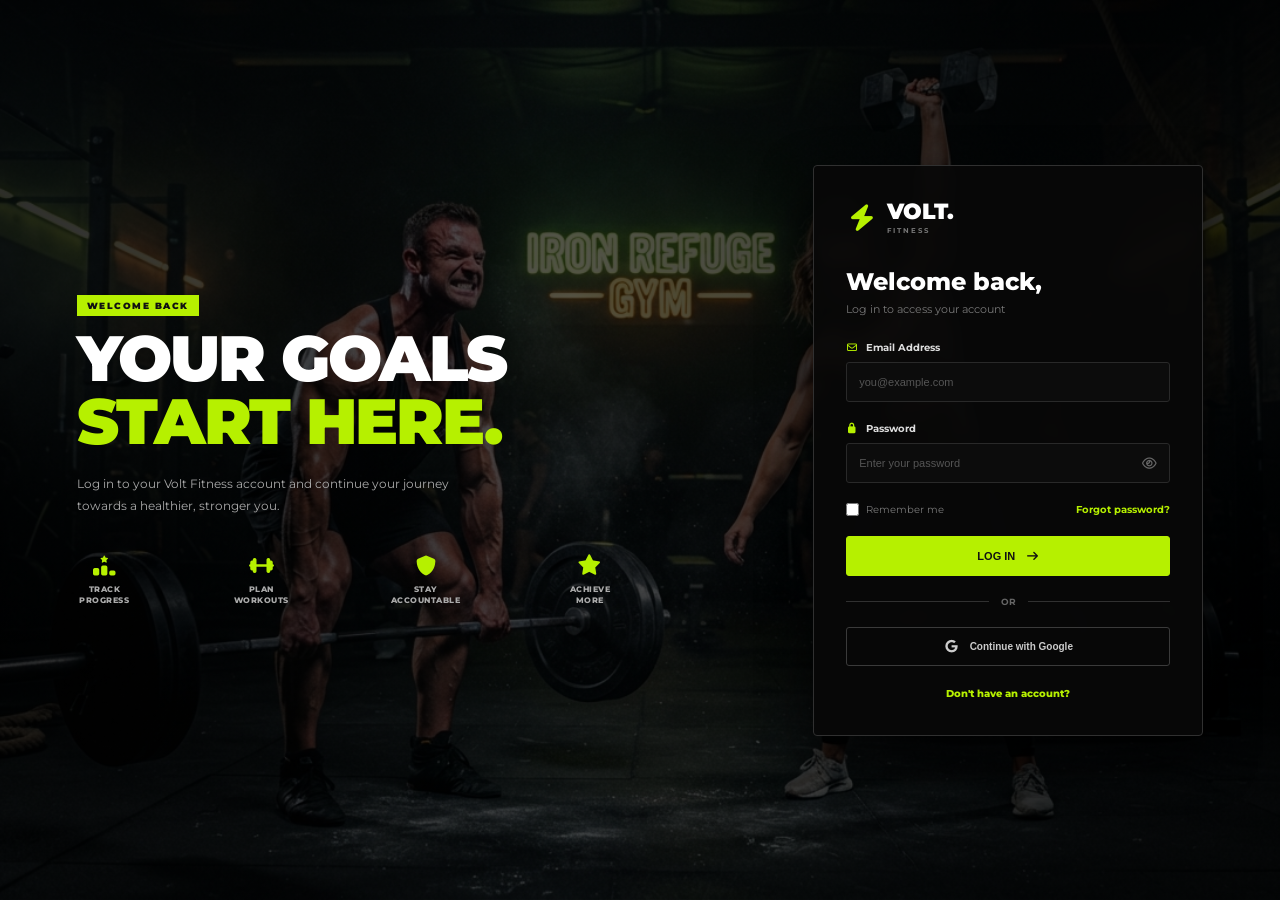
<file: athlete-dashboard.html>
<!DOCTYPE html>
<html lang="en">

<head>
    <meta charset="UTF-8">
    <meta name="viewport" content="width=device-width, initial-scale=1.0">

    <title>ATHLETE DASHBOARD — VOLT FITNESS</title>

    <link rel="stylesheet" href="athlete-dashboard.css">

    <link rel="preconnect" href="https://fonts.googleapis.com">
    <link rel="preconnect" href="https://fonts.gstatic.com" crossorigin>
    <link href="https://fonts.googleapis.com/css2?family=Montserrat:wght@400;500;600;700;800;900&display=swap" rel="stylesheet">

    <link rel="stylesheet" href="fontawesome-free-7.3.1-web/fontawesome-free-7.3.1-web/css/all.min.css">
</head>

<body>

    <div class="ad-shell">

        <!-- ================= TOPBAR ================= -->

        <header class="ad-topbar">

            <a href="./index.html" class="ad-brand">
                <i class="fa-solid fa-bolt"></i>
                <div>
                    <h2>VOLT.</h2>
                    <span>ATHLETE PORTAL</span>
                </div>
            </a>

            <div class="ad-topbar-user">
                <div class="ad-avatar" id="adAvatar">A</div>
                <div>
                    <strong id="adName">Athlete</strong>
                    <span id="adEmail">athlete@voltfitness.com</span>
                </div>
                <button class="ad-logout" id="adLogoutBtn" title="Logout">
                    <i class="fa-solid fa-right-from-bracket"></i>
                </button>
            </div>

        </header>


        <main class="ad-main">

            <div class="ad-welcome">
                <span class="ad-eyebrow">
                    <i class="fa-solid fa-bolt"></i>
                    PERFORMANCE HUB
                </span>
                <h1>Welcome back, <span id="adFirstName">Athlete</span></h1>
                <p>Here's where your training, membership, and progress live.</p>
            </div>


            <div class="ad-grid">

                <!-- ================= MEMBERSHIP CARD ================= -->

                <section class="ad-card ad-membership-card" id="membershipCard">

                    <span class="ad-card-label">MY MEMBERSHIP</span>

                    <div id="membershipContent" class="ad-loading">
                        Loading membership…
                    </div>

                </section>


                <!-- ================= PROFILE CARD ================= -->

                <section class="ad-card">

                    <section class="ad-card">

    <span class="ad-card-label">MY PROFILE</span>

    <div class="ad-profile-row">
        <i class="fa-regular fa-user"></i>
        <div>
            <strong>Name</strong>
            <span id="profileName">—</span>
        </div>
    </div>

                    <span class="ad-card-label">MY PROFILE</span>

                    <div class="ad-profile-row">
                        <i class="fa-regular fa-user"></i>
                        <div>
                            <strong>Name</strong>
                            <span id="profileName">—</span>
                        </div>
                    </div>

                    <div class="ad-profile-row">
                        <i class="fa-regular fa-envelope"></i>
                        <div>
                            <strong>Email</strong>
                            <span id="profileEmail">—</span>
                        </div>
                    </div>

                    <div class="ad-profile-row">
                        <i class="fa-regular fa-calendar"></i>
                        <div>
                            <strong>Athlete since</strong>
                            <span id="profileJoined">—</span>
                        </div>
                    </div>

                        <div class="ad-profile-row">
        <i class="fa-solid fa-phone"></i>
        <div>
            <strong>Phone</strong>
            <span id="profilePhone">—</span>
            <button type="button" id="editPhoneBtn" class="ad-mini-btn">Edit</button>
        </div>
    </div>

                </section>

            </div>


            <!-- ================= BOOKINGS / PROGRESS ================= -->

            <section class="ad-bookings">

                <div class="ad-section-head">
                    <span class="ad-card-label">MY SESSIONS &amp; PROGRESS</span>
                </div>

                <div class="ad-table-wrap">
                    <table class="ad-table">
                        <thead>
                            <tr>
                                <th>Program</th>
                                <th>Date</th>
                                <th>Status</th>
                                <th>Notes</th>
                            </tr>
                        </thead>
                        <tbody id="bookingsTableBody">
                            <tr><td colspan="4" class="ad-loading-row">Loading sessions…</td></tr>
                        </tbody>
                    </table>
                </div>

            </section>

        </main>

    </div>

    <script src="athlete-dashboard.js"></script>

</body>

</html>
</file>
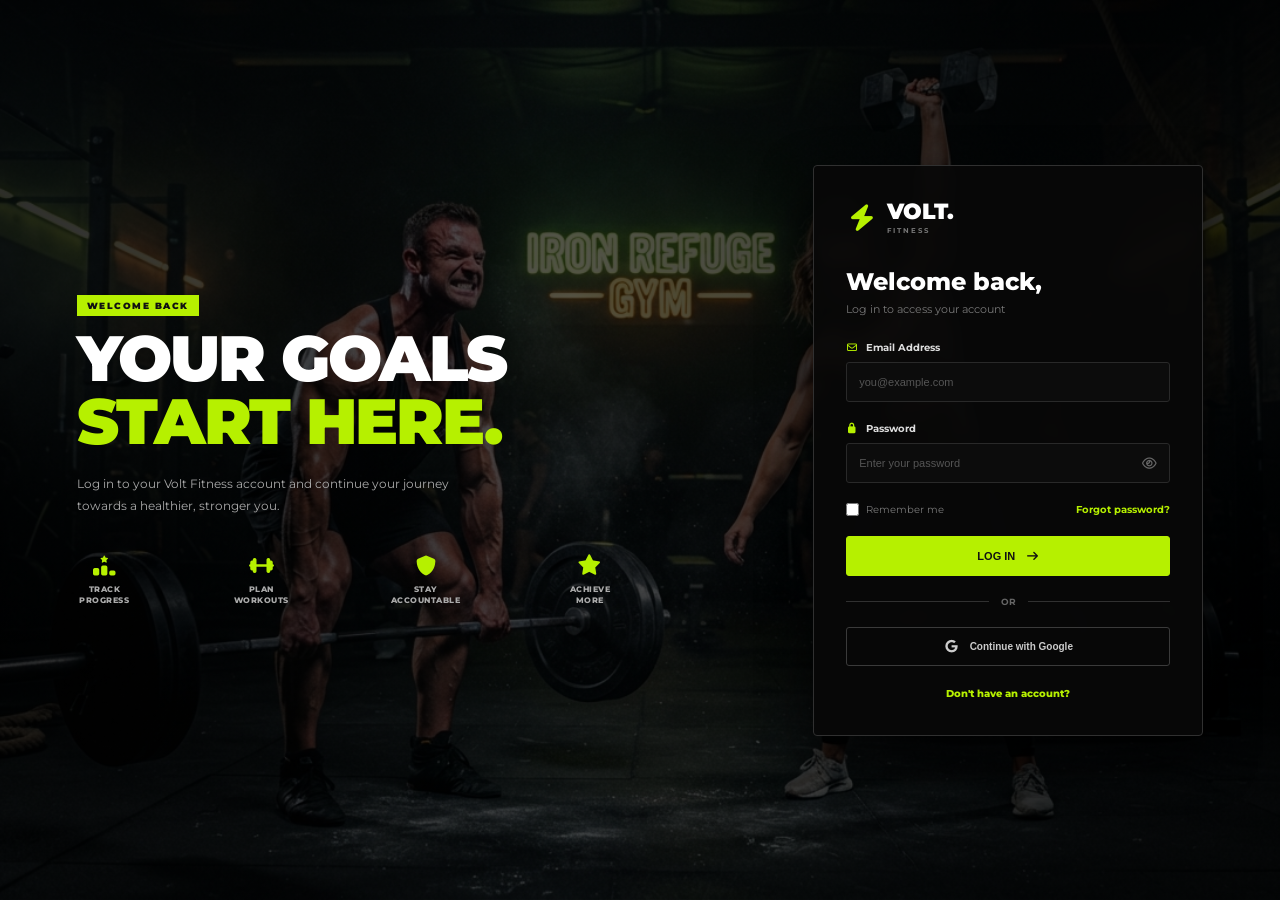
<file: login.html>
<!DOCTYPE html>
<html lang="en">
<head>
    <meta charset="UTF-8">
    <meta name="viewport" content="width=device-width, initial-scale=1.0">
    <title>VOLT LOGIN</title>

    <link rel="stylesheet" href="style.css">

    <!-- Google Font -->
    <link rel="preconnect" href="https://fonts.googleapis.com">
    <link rel="preconnect" href="https://fonts.gstatic.com" crossorigin>

    <link href="https://fonts.googleapis.com/css2?family=Montserrat:wght@400;500;600;700;800;900&display=swap"
        rel="stylesheet">

    <!-- Font Awesome -->
    <link rel="stylesheet"
        href="fontawesome-free-7.3.1-web/fontawesome-free-7.3.1-web/css/all.min.css">

        <!-- google-->
        <script src="https://accounts.google.com/gsi/client" async defer></script>
</head>
<body>
   <!-- ====== LOGIN PAGE ========== -->

<section class="header" id="HOME">

    <!-- Background Image -->
    <img
        class="hero-bg"
        src="img/cinematic_dynamic_high_resolution_gym_photo_athletic_muscular_man_and_woman.png"
        alt="VOLT Fitness"
    >

    <!-- Dark Overlay -->
    <div class="layer">

        <!-- =======  MAIN CONTENT ========== -->

        <div class="login-content">

            <!-- ======  LEFT SIDE ========= -->

            <div class="hero-left">

                <!-- SMALL TITLE -->

                <div class="welcome-label">

                    WELCOME BACK

                </div>

                <!-- MAIN TITLE -->

                <h1>

                    YOUR GOALS

                    <span>START HERE.</span>

                </h1>

                <!-- DESCRIPTION -->

                <p class="hero-description">

                    Log in to your Volt Fitness account and
                    continue your journey towards a healthier,
                    stronger you.

                </p>

                <!-- =======  ICON FEATURES =========== -->

                <div class="list-icons">

                    <!-- TRACK -->

                    <div class="login-icon-box">

                        <i class="fa-solid fa-ranking-star"></i>

                        <span>
                            TRACK<br>
                            PROGRESS
                        </span>

                    </div>

                    <!-- PLAN -->

                    <div class="login-icon-box">

                        <i class="fa-solid fa-dumbbell"></i>

                        <span>
                            PLAN<br>
                            WORKOUTS
                        </span>

                    </div>

                    <!-- ACCOUNTABLE -->

                    <div class="login-icon-box">

                        <i class="fa-solid fa-shield"></i>

                        <span>
                            STAY<br>
                            ACCOUNTABLE
                        </span>

                    </div>

                    <!-- ACHIEVE -->

                    <div class="login-icon-box">

                        <i class="fa-solid fa-star"></i>

                        <span>
                            ACHIEVE<br>
                            MORE
                        </span>

                    </div>

                </div>

            </div>

            <!-- ========= RIGHT SIDE - LOGIN CARD ============ -->

            <div class="card-login">

                <!-- LOGIN LOGO -->

                <div class="login-logo">

                    <i class="fa-solid fa-bolt"></i>

                    <div>

                        <h2>VOLT.</h2>

                        <span>FITNESS</span>

                    </div>

                </div>

                <!-- LOGIN TITLE -->

                <div class="login-heading">

                    <h3>Welcome back,</h3>

                    <p>
                        Log in to access your account
                    </p>

                </div>

                <!-- ========= LOGIN FORM =========== -->

                <form class="login-form" id="loginForm">

                    <!-- EMAIL -->

                    <div class="input-group">

                        <label for="email">

                            <i class="fa-regular fa-envelope"></i>

                            Email Address

                        </label>

                        <input
                            type="email"
                            id="email"
                            name="email"
                            placeholder="you@example.com"
                            required
                        >

                    </div>

                    <!-- PASSWORD -->

                    <div class="input-group">

                        <label for="password">

                            <i class="fa-solid fa-lock"></i>

                            Password

                        </label>

                        <div class="password-box">

                            <input
                                type="password"
                                id="password"
                                name="password"
                                placeholder="Enter your password"
                                required
                            >

                            <i
                                class="fa-regular fa-eye password-eye"
                                id="togglePassword"
                            ></i>

                        </div>

                    </div>

                    <!-- =======  REMEMBER / FORGOT ========== -->

                    <div class="login-options">

                        <label class="remember">

                            <input
                                type="checkbox"
                                name="remember">

                            <span>
                                Remember me
                            </span>

                        </label>

                        <a href="#">
                            Forgot password?
                        </a>

                    </div>

                    <!-- =========  LOGIN BUTTON ============ -->

                    <div class="card-footer-login">

                        <button type="submit">

                            LOG IN

                            <i class="fa-solid fa-arrow-right"></i>

                        </button>

                    </div>

                    <!-- ============== OR ================= -->

                    <div class="login-or">

                        <span></span>

                        <p>OR</p>

                        <span></span>

                    </div>

                    <!-- ============ GOOGLE BUTTON ============= -->

                    <button
                        type="button"
                        class="google-login">

                        <i class="fa-brands fa-google"></i>

                        Continue with Google

                    </button>

                    <!-- ========== SIGN UP ============= -->

                    <div class="signup-link">

                        <span>
                            <a href="signup.html">
                            Don't have an account?
                            </a>
                        </span>

                    </div>

                </form>

            </div>

        </div>

    </div>

</section>
<script src="main.js"></script>
</body>
</html>
</file>
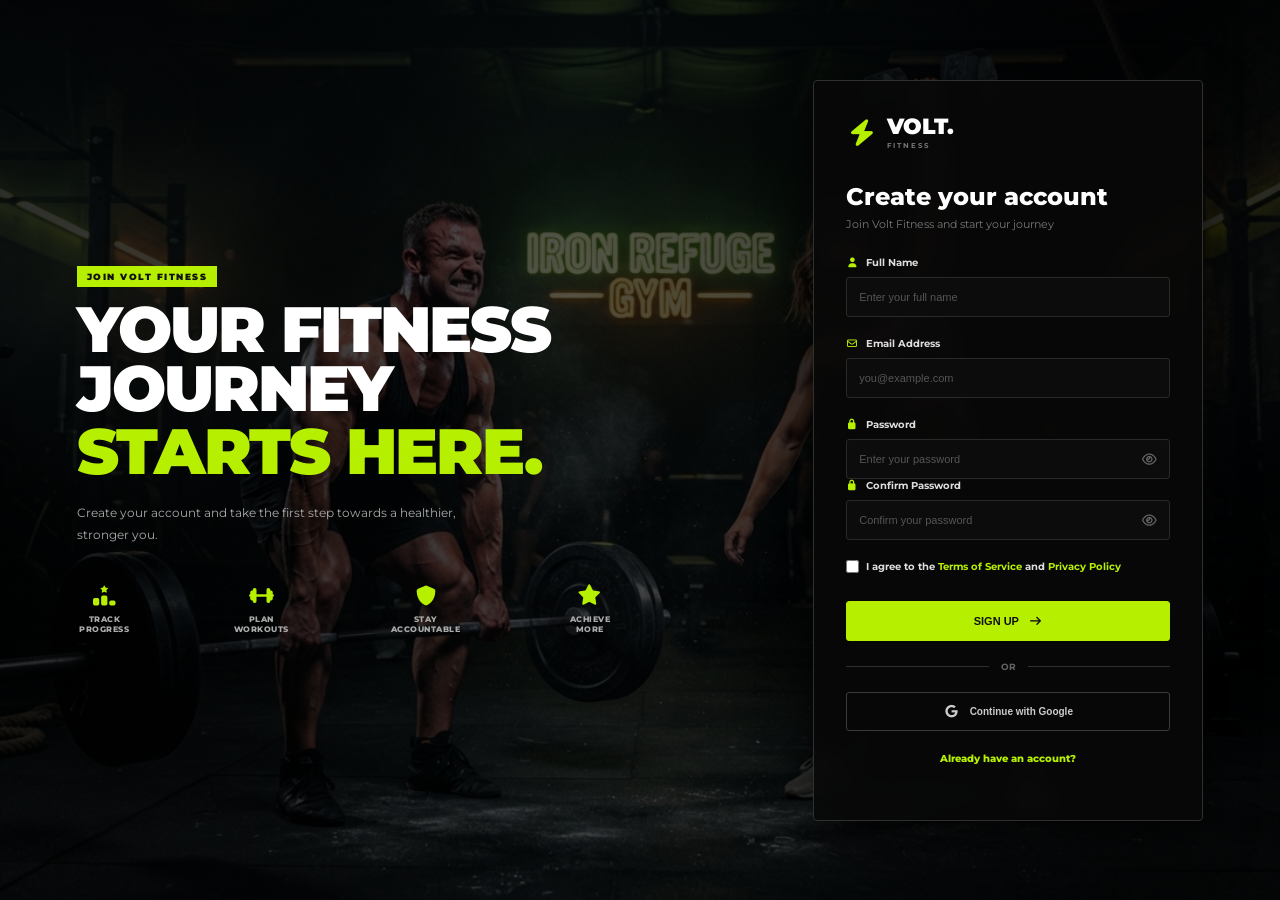
<file: signup.html>
<!DOCTYPE html>
<html lang="en">
<head>
    <meta charset="UTF-8">
    <meta name="viewport" content="width=device-width, initial-scale=1.0">
    <title>VOLT LOGIN</title>

    <link rel="stylesheet" href="style.css">

    <!-- Google Font -->
    <link rel="preconnect" href="https://fonts.googleapis.com">
    <link rel="preconnect" href="https://fonts.gstatic.com" crossorigin>

    <link href="https://fonts.googleapis.com/css2?family=Montserrat:wght@400;500;600;700;800;900&display=swap"
        rel="stylesheet">

    <!-- Font Awesome -->
    <link rel="stylesheet"
        href="fontawesome-free-7.3.1-web/fontawesome-free-7.3.1-web/css/all.min.css">

         <!-- google-->
        <script src="https://accounts.google.com/gsi/client" async defer></script>
</head>
<body>
   <!-- ====== SIGNUP PAGE ========== -->

<section class="header" id="HOME">

    <!-- Background Image -->
    <img
        class="hero-bg"
        src="img/cinematic_dynamic_high_resolution_gym_photo_athletic_muscular_man_and_woman.png"
        alt="VOLT Fitness"
    >

    <!-- Dark Overlay -->
    <div class="layer">

        <!-- =======  MAIN CONTENT ========== -->

        <div class="signup-content">

            <!-- ======  LEFT SIDE ========= -->

            <div class="hero-left">

                <!-- SMALL TITLE -->

                <div class="join-label">

                    JOIN VOLT FITNESS

                </div>

                <!-- MAIN TITLE -->

                <h1>

                    YOUR FITNESS
                    JOURNEY

                    <span>STARTS HERE.</span>

                </h1>

                <!-- DESCRIPTION -->

                <p class="hero-description">

                    Create your account and take the first step
                    towards a healthier, stronger you.

                </p>

                <!-- =======  ICON FEATURES =========== -->

                <div class="list-icons">

                    <!-- TRACK -->

                    <div class="signup-icon-box">

                        <i class="fa-solid fa-ranking-star"></i>

                        <span>
                            TRACK<br>
                            PROGRESS
                        </span>

                    </div>

                    <!-- PLAN -->

                    <div class="login-icon-box">

                        <i class="fa-solid fa-dumbbell"></i>

                        <span>
                            PLAN<br>
                            WORKOUTS
                        </span>

                    </div>

                    <!-- ACCOUNTABLE -->

                    <div class="login-icon-box">

                        <i class="fa-solid fa-shield"></i>

                        <span>
                            STAY<br>
                            ACCOUNTABLE
                        </span>

                    </div>

                    <!-- ACHIEVE -->

                    <div class="login-icon-box">

                        <i class="fa-solid fa-star"></i>

                        <span>
                            ACHIEVE<br>
                            MORE
                        </span>

                    </div>

                </div>

            </div>

            <!-- ========= RIGHT SIDE - SIGNUP CARD ============ -->

            <div class="card-signup">

                <!-- SIGNUP LOGO -->

                <div class="signup-logo">

                    <i class="fa-solid fa-bolt"></i>

                    <div>

                        <h2>VOLT.</h2>

                        <span>FITNESS</span>

                    </div>

                </div>

                <!-- SIGNUP TITLE -->

                <div class="signup-heading">

                    <h3>Create your account</h3>

                    <p>
                    Join Volt Fitness and start your journey
                    </p>

                </div>

                <!-- ========= SIGNUP FORM =========== -->

                <form class="signup-form" id="signupForm">

                    <!-- FULL NAME -->

                    <div class="input-group">

                        <div class="user">
                        <label for="name">

                            <i class="fa-solid fa-user"></i>

                            Full Name

                        </label>

                        <input
                            type="text"
                            id="name"
                            name="name"
                            placeholder="Enter your full name"
                            required
                        >
                        </div>
                    </div>


                    <!-- EMAIL -->

                    <div class="input-group">

                        <label for="email">

                            <i class="fa-regular fa-envelope"></i>

                            Email Address

                        </label>

                        <input
                            type="email"
                            id="email"
                            name="email"
                            placeholder="you@example.com"
                            required
                        >

                    </div>

                    <!-- PASSWORD -->

                    <div class="input-group">

                        <label for="password">

                            <i class="fa-solid fa-lock"></i>

                            Password

                        </label>

                        <div class="password-box">

                            <input
                                type="password"
                                id="password"
                                name="password"
                                placeholder="Enter your password"
                                required
                            >

                            <i
                                class="fa-regular fa-eye password-eye"

                            ></i>

                        </div>

                        <!--  CONFIRM PASSWORD -->

                    <div class="input-group">

                        <label for="password">

                            <i class="fa-solid fa-lock"></i>

                            Confirm Password

                        </label>

                        <div class="password-box">

                            <input
                                type="password"
                                id="confirm_password"
                                name="confirm_password"
                                placeholder="Confirm your password"
                                required
                            >

                            <i
                                class="fa-regular fa-eye password-eye"
                            ></i>

                        </div>

                    </div>

                    <!-- =======  AGREE ========== -->

                    <div class="login-options">

                        <label class="agree">

                            <input
                                type="checkbox"
                                name="agree">

                            <span>
                                I agree to the <a>Terms of Service</a> and <a>Privacy Policy</a>  
                            </span>

                        </label>

                    </div>

                    <!-- =========  SIGNUP BUTTON ============ -->

                    <div class="card-footer-signup">

                        <button type="submit">

                             SIGN UP 

                            <i class="fa-solid fa-arrow-right"></i>

                        </button>

                    </div>

                    <!-- ============== OR ================= -->

                    <div class="signup-or">

                        <span></span>

                        <p>OR</p>

                        <span></span>

                    </div>

                    <!-- ============ GOOGLE BUTTON ============= -->

                    <button
                        type="button"
                        class="google-signup">

                        <i class="fa-brands fa-google"></i>

                        Continue with Google

                    </button>

                    <!-- ========== LOGIN UP ============= -->

                    <div class="signup-link">

                        <span><a href="login.html">
                            Already have an account?
                            </a>
                        </span>

                    </div>

                </form>

            </div>

        </div>

    </div>

</section>
<script src="main.js"></script>
</body>
</html>
</file>
<file: athlete-dashboard.css>
* {
    margin: 0;
    padding: 0;
    box-sizing: border-box;
}

body {
    font-family: 'Montserrat', sans-serif;
    background: #101010;
    color: #f5f5f5;
}

.ad-shell {
    max-width: 1100px;
    margin: 0 auto;
    padding: 0 5%;
}

/* ================= TOPBAR ================= */

.ad-topbar {
    display: flex;
    align-items: center;
    justify-content: space-between;
    padding: 26px 0;
    border-bottom: 1px solid #232323;
    margin-bottom: 40px;
}

.ad-brand {
    display: flex;
    align-items: center;
    gap: 10px;
    text-decoration: none;
    color: inherit;
}

.ad-brand i {
    color: #b6f000;
    font-size: 22px;
}

.ad-brand h2 {
    font-size: 20px;
    font-weight: 900;
}

.ad-brand span {
    display: block;
    color: #666;
    font-size: 8px;
    letter-spacing: 2px;
    margin-top: 2px;
}

.ad-topbar-user {
    display: flex;
    align-items: center;
    gap: 12px;
}

.ad-avatar {
    width: 42px;
    height: 42px;
    border-radius: 50%;
    background: #fff;
    color: #111;
    display: flex;
    align-items: center;
    justify-content: center;
    font-weight: 900;
    flex-shrink: 0;
}

.ad-topbar-user strong {
    display: block;
    font-size: 13px;
}

.ad-topbar-user span {
    display: block;
    color: #777;
    font-size: 10px;
    margin-top: 2px;
}

.ad-logout {
    width: 38px;
    height: 38px;
    border-radius: 50%;
    border: 1px solid #333;
    background: #171717;
    color: #ff7070;
    cursor: pointer;
    margin-left: 8px;
    transition: 0.2s ease;
}

.ad-logout:hover {
    background: rgba(255, 92, 92, 0.12);
    border-color: #ff5c5c;
}

/* ================= WELCOME ================= */

.ad-welcome {
    margin-bottom: 34px;
}

.ad-eyebrow {
    display: inline-flex;
    align-items: center;
    gap: 8px;
    color: #b6f000;
    font-size: 11px;
    font-weight: 700;
    text-transform: uppercase;
    letter-spacing: 1px;
}

.ad-welcome h1 {
    margin: 10px 0 8px;
    font-size: 32px;
    font-weight: 900;
    text-transform: uppercase;
    letter-spacing: -1px;
}

.ad-welcome h1 span {
    color: #b6f000;
}

.ad-welcome p {
    color: #888;
    font-size: 13px;
}

/* ================= GRID ================= */

.ad-grid {
    display: grid;
    grid-template-columns: 1.3fr 1fr;
    gap: 18px;
    margin-bottom: 34px;
}

.ad-card {
    background: #171717;
    border: 1px solid #292929;
    border-radius: 10px;
    padding: 26px;
}

.ad-card-label {
    display: block;
    color: #b6f000;
    font-size: 10px;
    font-weight: 800;
    letter-spacing: 1.5px;
    text-transform: uppercase;
    margin-bottom: 18px;
}

/* Membership card */

.ad-membership-card {
    background: linear-gradient(155deg, #171717 0%, #1c1f10 100%);
    border-color: rgba(182, 240, 0, 0.25);
}

.ad-loading {
    color: #777;
    font-size: 12px;
}

.ad-plan-name {
    font-size: 24px;
    font-weight: 900;
    text-transform: uppercase;
    margin-bottom: 6px;
}

.ad-plan-price {
    color: #b6f000;
    font-size: 15px;
    font-weight: 800;
    margin-bottom: 18px;
}

.ad-plan-meta {
    display: flex;
    gap: 24px;
    flex-wrap: wrap;
}

.ad-plan-meta div {
    display: flex;
    flex-direction: column;
    gap: 4px;
}

.ad-plan-meta span:first-child {
    color: #666;
    font-size: 9px;
    text-transform: uppercase;
    letter-spacing: 0.5px;
}

.ad-plan-meta span:last-child {
    font-size: 13px;
    font-weight: 700;
}

.ad-no-membership {
    color: #888;
    font-size: 13px;
    line-height: 1.7;
}

.ad-no-membership a {
    color: #b6f000;
    font-weight: 700;
}

/* Profile card */

.ad-profile-row {
    display: flex;
    align-items: flex-start;
    gap: 14px;
    margin-bottom: 18px;
}

.ad-profile-row:last-child {
    margin-bottom: 0;
}

.ad-profile-row i {
    width: 34px;
    height: 34px;
    flex-shrink: 0;
    display: flex;
    align-items: center;
    justify-content: center;
    border-radius: 8px;
    background: rgba(182, 240, 0, 0.1);
    color: #b6f000;
    font-size: 13px;
}

.ad-profile-row strong {
    display: block;
    color: #888;
    font-size: 9px;
    text-transform: uppercase;
    letter-spacing: 0.5px;
    margin-bottom: 3px;
}

.ad-profile-row span {
    font-size: 13px;
}

/* ================= BOOKINGS ================= */

.ad-bookings {
    margin-bottom: 60px;
}

.ad-section-head {
    margin-bottom: 16px;
}

.ad-table-wrap {
    background: #171717;
    border: 1px solid #292929;
    border-radius: 10px;
    overflow: hidden;
}

.ad-table {
    width: 100%;
    border-collapse: collapse;
}

.ad-table th {
    text-align: left;
    padding: 14px 18px;
    background: #1d1d1d;
    color: #888;
    font-size: 10px;
    font-weight: 800;
    text-transform: uppercase;
    letter-spacing: 0.5px;
    border-bottom: 1px solid #292929;
}

.ad-table td {
    padding: 14px 18px;
    border-bottom: 1px solid #232323;
    font-size: 12px;
    color: #ddd;
}

.ad-table tr:last-child td {
    border-bottom: none;
}

.ad-loading-row {
    text-align: center;
    color: #666;
    padding: 30px !important;
}

.ad-status-badge {
    display: inline-block;
    padding: 4px 10px;
    border-radius: 20px;
    font-size: 9px;
    font-weight: 800;
    text-transform: uppercase;
}

.ad-status-badge.upcoming { background: rgba(182,240,0,.15); color: #b6f000; }
.ad-status-badge.completed { background: rgba(255,255,255,.08); color: #ccc; }
.ad-status-badge.cancelled { background: rgba(255,92,92,.12); color: #ff7070; }

/* ================= RESPONSIVE ================= */

@media (max-width: 800px) {

    .ad-grid {
        grid-template-columns: 1fr;
    }
}

@media (max-width: 600px) {

    .ad-topbar {
        flex-wrap: wrap;
        gap: 14px;
    }

    .ad-welcome h1 {
        font-size: 25px;
    }

    .ad-table-wrap {
        overflow-x: auto;
    }

    .ad-table {
        min-width: 480px;
    }
}
</file>
<file: style.css>
/* ================= GENERAL ================= */

html {
    scroll-behavior: smooth;
}

* {
    margin: 0;
    padding: 0;
    box-sizing: border-box;
}

body {
    font-family: 'Montserrat', sans-serif;
    background-color: #101010;
    color: #f5f5f5;
}

/* ================= HERO ================= */

.header {
    width: 100%;
    height: 100vh;
    min-height: 700px;
    position: relative;
    overflow: hidden;
}

.header > img {
    width: 100%;
    height: 100%;
    object-fit: cover;
    object-position: center;
}


/* ================= DARK OVERLAY ================= */

.layer {
    width: 100%;
    height: 100%;
    position: absolute;
    top: 0;
    left: 0;
    background:
        linear-gradient(
            90deg,
            rgba(8, 8, 8, 0.94) 0%,
            rgba(8, 8, 8, 0.75) 45%,
            rgba(8, 8, 8, 0.55) 100%
        );
    color: white;
}


/* ================= NAVBAR ================= */

nav {
    position: absolute;

    top: 0;
    left: 4%;

    width: 92%;
    height: 80px;

    display: flex;
    align-items: center;
    justify-content: space-between;

    border-bottom: 1px solid rgba(255, 255, 255, 0.12);

    z-index: 20;
}


/* ================= LOGO ================= */

.logo {
    min-width: 150px;

    display: flex;
    align-items: center;

    gap: 7px;
}

.logo > i {
    color: #B6F000;
    font-size: 20px;
}

.logo h2 {
    color: white;

    font-size: 23px;
    font-weight: 900;

    letter-spacing: 1px;
}

.logo span {
    display: block;

    color: #888;

    font-size: 8px;

    letter-spacing: 3px;
}


/* ================= NAV LINKS ================= */

.nav-links {
    list-style: none;

    display: flex;
    align-items: center;

    gap: 27px;
}

.nav-links li a {
    position: relative;

    color: #bdbdbd;

    text-decoration: none;

    font-size: 11px;
    font-weight: 700;

    transition: 0.3s;
}

.nav-links li a:hover {
    color: #B6F000;
}

/* ================= NAV ICONS ================= */

.nav-icons {
    display: flex;
    align-items: center;

    gap: 8px;
}

.icon-box {
    width: 35px;
    height: 35px;

    display: flex;
    align-items: center;
    justify-content: center;

    border: 1px solid #3b3b3b;
    border-radius: 5px;

    color: #ddd;

    cursor: pointer;

    transition: 0.3s;
}

.icon-box:hover {
    color: #B6F000;
    border-color: #B6F000;
}

.icon-box i {
    font-size: 13px;
}

.icon-box a{
     position: relative;

    color: #bdbdbd;

    text-decoration: none;

    font-size: 11px;
    font-weight: 700;

    transition: 0.3s;
}

.icon-box a:hover {
    color: #B6F000;
}

/* ================= HERO CONTENT ================= */

.content {
    width: 90%;
    max-width: 1250px;
    position: absolute;
    left: 50%;
    top: 54%;
    transform: translate(-50%, -50%);
    z-index: 5;
}

/* ================= TITLE ================= */

.content h1 {
    width: 750px;
    margin-bottom: 22px;
    color: #f5f5f5;
    font-size: 60px;
    line-height: 0.98;
    font-weight: 900;
    letter-spacing: -2px;
}

.content h1 span {
    color: #B6F000;
    text-shadow: 0 0 20px rgba(182, 240, 0, 0.15);
}


/* ================= DESCRIPTION ================= */

.description {
    width: 570px;

    color: #aaa;

    font-size: 13px;

    line-height: 1.7;

    font-weight: 400;
}


/* ================= BUTTONS ================= */

.buttons {
    display: flex;

    align-items: center;

    gap: 10px;

    margin-top: 30px;
}

.buttons a {
    padding: 13px 20px;

    text-decoration: none;

    font-size: 10px;

    font-weight: 800;

    letter-spacing: 0.4px;

    border-radius: 4px;

    transition: 0.3s;
}


/* ================= JOIN BUTTON ================= */

.join-btn {
    color: #111;

    background-color: #B6F000;

    border: 1px solid #B6F000;
}

.join-btn:hover {
    background-color: #d0ff45;

    transform: translateY(-2px);

    box-shadow: 0 8px 25px rgba(182, 240, 0, 0.2);
}

.join-btn i {
    margin-left: 7px;
}


/* ================= PROGRAM BUTTON ================= */

.programs-btn {
    color: white;

    background-color: rgba(255, 255, 255, 0.03);

    border: 1px solid #555;
}

.programs-btn:hover {
    color: #B6F000;

    background-color: rgba(182, 240, 0, 0.05);

    border-color: #B6F000;
}

.programs-btn i {
    margin-left: 8px;
}


/* ================= STAT CARDS ================= */

.stats {
    width: 100%;

    display: grid;

    grid-template-columns: repeat(4, 1fr);

    gap: 10px;

    margin-top: 55px;
}

.card {
    min-height: 105px;

    padding: 18px;

    background-color: rgba(25, 25, 25, 0.88);

    border: 1px solid #343434;

    border-radius: 5px;

    transition: 0.3s;
}

.card:hover {
    background-color: #202120;

    border-color: #B6F000;

    transform: translateY(-4px);
}

.card h2 {
    margin-bottom: 7px;

    color: #B6F000;

    font-size: 24px;

    font-weight: 900;
}

.card h3 {
    margin-bottom: 7px;

    color: #eee;

    font-size: 9px;

    font-weight: 800;

    text-transform: uppercase;
}

.card p {
    color: #777;

    font-size: 8px;

    line-height: 1.5;
}


/* ================= PROGRAMS ================= */

.programs-section {
    width: 92%;
    margin: 80px auto;
    color: #fff;
}


/* ================= HEADER ================= */

.programs-header {
    display: flex;
    align-items: flex-end;
    justify-content: space-between;
    gap: 40px;
    margin-bottom: 35px;
}


.programs-title {
    max-width: 480px;
}


.engineered {
    display: inline-flex;
    align-items: center;
    gap: 8px;

    color: #95ff0a;

    font-size: 11px;
    font-weight: 700;

    text-transform: uppercase;
    letter-spacing: 1px;
}


.engineered i {
    color: #95ff0a;
}


.programs-title h2 {
    margin: 8px 0;

    font-size: 30px;
    font-weight: 800;

    text-transform: uppercase;
    letter-spacing: -1px;
}


.programs-title p {
    margin: 0;

    color: #858585;

    font-size: 12px;
    line-height: 1.7;
}


/* ================= NAV ================= */

.nav-programs {
    display: flex;
    flex-wrap: wrap;

    list-style: none;

    margin: 0;
    padding: 0;

    gap: 8px;

    max-width: 500px;
}


.nav-programs li a {
    display: block;

    padding: 11px 15px;

    color: #777;
    text-decoration: none;

    font-size: 10px;
    font-weight: 700;

    text-transform: uppercase;
    letter-spacing: .7px;

    border-radius: 3px;

    transition: .3s ease;
}


.nav-programs li a:hover {
    color: #95ff0a;
    background: rgba(149, 255, 10, .08);
}


.nav-programs li.active a {
    color: #101010;
    background: #95ff0a;

    box-shadow: 0 0 18px rgba(149, 255, 10, .2);
}


/* ================= GRID ================= */

.programs-grid {
    display: grid;

    grid-template-columns: repeat(3, 1fr);

    gap: 18px;
}


/* ================= CARD ================= */

.card-prog {
    position: relative;

    overflow: hidden;

    background: #171717;

    border: 1px solid #303030;

    border-radius: 6px;

    transition:
        transform .35s ease,
        border-color .35s ease,
        box-shadow .35s ease;

    cursor: pointer;
}


/* Hover */

.card-prog:hover {
    transform: translateY(-10px);

    border-color: #95ff0a;

    box-shadow:
        0 15px 35px rgba(0, 0, 0, .5),
        0 0 25px rgba(149, 255, 10, .08);
}


/* ================= IMAGE ================= */

.card-image {
    position: relative;

    height: 210px;

    overflow: hidden;

    background: #111;
}


.card-image img {
    width: 100%;
    height: 100%;

    display: block;

    object-fit: cover;

    transition: transform .5s ease,
                filter .5s ease;
}


/* Image Hover */

.card-prog:hover .card-image img {
    transform: scale(1.08);

    filter: brightness(.65);
}


/* Dark gradient */

.card-image::after {
    content: "";

    position: absolute;

    left: 0;
    right: 0;
    bottom: 0;

    height: 80px;

    background: linear-gradient(
        transparent,
        rgba(0,0,0,.8)
    );

    pointer-events: none;
}


/* ================= BADGES ================= */

.level,
.weeks,
.intensity {
    position: absolute;

    z-index: 2;
}


/* Level */

.level {
    top: 12px;
    left: 12px;

    padding: 6px 9px;

    background: #95ff0a;

    color: #101010;

    font-size: 8px;
    font-weight: 800;

    letter-spacing: .7px;

    border-radius: 2px;
}


.level.elite {
    background: #95ff0a;
}


.level.intermediate {
    background: #95ff0a;
}


.weeks {
    top: 14px;
    left: 95px;

    color: #ddd;

    font-size: 8px;
    font-weight: 700;

    letter-spacing: .6px;
}


/* Intensity */

.intensity {
    right: 12px;
    bottom: 12px;

    padding: 6px 9px;

    background: rgba(15,15,15,.85);

    border-radius: 20px;

    color: #aaa;

    font-size: 8px;
    font-weight: 700;
}


.intensity i {
    color: #95ff0a;

    font-size: 6px;

    margin-right: 4px;
}


/* ================= CONTENT ================= */

.card-content {
    padding: 18px;
}


.coach {
    display: block;

    margin-bottom: 8px;

    color: #777;

    font-size: 9px;
}


.coach i {
    margin-right: 5px;

    color: #95ff0a;
}


.card-content h3 {
    margin: 0 0 10px;

    color: #fff;

    font-size: 16px;
    font-weight: 800;

    text-transform: uppercase;
}


.card-content p {
    min-height: 55px;

    margin: 0;

    color: #777;

    font-size: 10px;
    line-height: 1.6;
}


/* ================= FOOTER ================= */

.card-footer {
    display: flex;

    align-items: center;
    justify-content: space-between;

    margin-top: 20px;
}


.card-footer span {
    color: #999;

    font-size: 9px;
    font-weight: 600;
}


.card-footer span i {
    margin-right: 5px;

    color: #95ff0a;
}


.card-footer button {
    padding: 8px 13px;

    border: 0;
    border-radius: 3px;

    background: #252525;

    color: #aaa;

    font-size: 12px;
    font-weight: 700;

    cursor: pointer;

    transition: .3s ease;
}


.card-footer button:hover {
    background: #95ff0a;

    color: #111;
}


/* ================= CARD HOVER CONTENT ================= */

.card-prog:hover .card-content h3 {
    color: #95ff0a;
    transition: .3s ease;
}


/* ================= RESPONSIVE ================= */

@media (max-width: 1000px) {

    .programs-header {
        flex-direction: column;
        align-items: flex-start;
    }

    .nav-programs {
        max-width: 100%;
    }

    .programs-grid {
        grid-template-columns: repeat(2, 1fr);
    }
}


@media (max-width: 650px) {

    .programs-section {
        width: 90%;
    }

    .programs-grid {
        grid-template-columns: 1fr;
    }

    .programs-title h2 {
        font-size: 24px;
    }

    .card-image {
        height: 230px;
    }

}


/* ================= COACHES ================= */

.COACHES-section {
    width: 92%;
    margin: 80px auto;
}


/* ================= HEADER ================= */

.coach-header {
    margin-bottom: 35px;
}

.coach-title {
    max-width: 700px;
}

.engineered {
    color: #b6f000;
    font-size: 11px;
    font-weight: 700;
    text-transform: uppercase;
    letter-spacing: 2px;
}

.coach-title h2 {
    margin: 10px 0;

    color: #fff;

    font-size: 32px;
    font-weight: 800;

    text-transform: uppercase;
}

.coach-title p {
    color: #777;

    font-size: 12px;
    line-height: 1.7;

    max-width: 650px;
}


/* ================= GRID ================= */

.coach-grid {
    display: grid;

    grid-template-columns: repeat(4, 1fr);

    gap: 20px;

    align-items: stretch;
}


/* ================= CARD ================= */

.card-coach {
    position: relative;

    overflow: hidden;

    background: #171717;

    border: 1px solid #303030;

    border-radius: 6px;

    transition:
        transform .35s ease,
        border-color .35s ease,
        box-shadow .35s ease;

    cursor: pointer;
}


/* Hover */

.card-coach:hover {
    transform: translateY(-8px);

    border-color: #95ff0a;

    box-shadow:
        0 15px 35px rgba(0, 0, 0, .5),
        0 0 25px rgba(149, 255, 10, .08);
}


/* ================= IMAGE ================= */

.card-img-coach {
    position: relative;

    width: 100%;
    height: 250px;

    overflow: hidden;

    background: #111;
}


.card-img-coach img {
    width: 100%;
    height: 100%;

    display: block;

    object-fit: cover;
    object-position: center;

    transition:
        transform .5s ease,
        filter .5s ease;
}


/* Image Hover */

.card-coach:hover .card-img-coach img {
    transform: scale(1.06);

    filter: brightness(.7);
}


/* Gradient */

.card-img-coach::after {
    content: "";

    position: absolute;

    left: 0;
    right: 0;
    bottom: 0;

    height: 90px;

    background: linear-gradient(
        transparent,
        rgba(0, 0, 0, .9)
    );

    pointer-events: none;
}


/* ================= CONTENT ================= */

.card-content-coach {
    padding: 20px;
}


.card-content-coach h3 {
    margin: 0 0 7px;

    color: #fff;

    font-size: 17px;
    font-weight: 800;

    text-transform: uppercase;

    transition: .3s ease;
}


.card-content-coach h4 {
    margin: 0 0 12px;

    color: #b6f000;

    font-size: 10px;
    font-weight: 700;

    text-transform: uppercase;

    letter-spacing: .5px;
}


.card-content-coach p {
    min-height: 58px;

    margin: 0;

    color: #777;

    font-size: 10px;

    line-height: 1.7;
}


/* ================= FOOTER ================= */

.card-footer-coach {
    display: flex;

    align-items: center;
    justify-content: space-between;

    margin-top: 22px;

    padding-top: 15px;

    border-top: 1px solid #292929;
}


.card-footer-coach span {
    color: #999;

    font-size: 11px;
}


.card-footer-coach span i {
    color: #b6f000;
}


/* ================= BUTTON ================= */

.card-footer-coach button {
    padding: 9px 14px;

    border: 1px solid #333;

    border-radius: 3px;

    background: #252525;

    color: #aaa;

    font-size: 15px;
    font-weight: 700;

    letter-spacing: .5px;

    cursor: pointer;

    transition: .3s ease;
}


.card-footer-coach button:hover {
    background: #95ff0a;

    border-color: #95ff0a;

    color: #111;
}


/* ================= CARD HOVER TITLE ================= */

.card-coach:hover .card-content-coach h3 {
    color: #95ff0a;
}


/* ================= RESPONSIVE ================= */

@media (max-width: 900px) {

    .coach-grid {
        grid-template-columns: repeat(2, 1fr);
    }

}


@media (max-width: 600px) {

    .coach-grid {
        grid-template-columns: 1fr;
    }

    .coach-title h2 {
        font-size: 26px;
    }

}




/* ================= FOOTER ================= */

.card-footer-store {
    display: flex;

    align-items: center;
    justify-content: space-between;

    margin-top: 22px;

    padding-top: 15px;

    border-top: 1px solid #292929;
}


.card-footer-store span {
    color: #999;

    font-size: 40px;
}


.card-footer-store span i {
    color: #b6f000;
}


/* ================= BUTTON ================= */

.card-footer-store button {
    padding: 9px 14px;

    border: 1px solid #333;

    border-radius: 3px;

    background: #252525;

    color: #aaa;

    font-size: 15px;
    font-weight: 700;

    letter-spacing: .5px;

    cursor: pointer;

    transition: .3s ease;
}


.card-footer-store button:hover {
    background: #95ff0a;

    border-color: #95ff0a;

    color: #111;
}


/* ================= CARD HOVER TITLE ================= */

.card-store:hover .card-content-store h3 {
    color: #95ff0a;
}


/* ================= STORE ================= */


.store-section {
    width: 92%;
    margin: 80px auto;
}


/* ================= HEADER ================= */

.store-header {
    margin-bottom: 35px;
}

.store-title {
    max-width: 700px;
}

.engineered {
    color: #b6f000;
    font-size: 11px;
    font-weight: 700;
    text-transform: uppercase;
    letter-spacing: 2px;
}

.store-title h2 {
    margin: 10px 0;

    color: #fff;

    font-size: 32px;
    font-weight: 800;

    text-transform: uppercase;
}

.store-title p {
    color: #777;

    font-size: 12px;
    line-height: 1.7;

    max-width: 650px;
}

/* ================= STORE NAV ================= */

.nav-store {
    width: 100%;

    display: flex;
    align-items: center;
    gap: 10px;

    margin: 35px 0 0;
    padding: 0;

    list-style: none;
}


.nav-store li {
    margin: 0;
    padding: 0;
}


.nav-store li a {
    display: block;

    padding: 10px 22px;

    background: #252525;

    border: 1px solid #303030;
    border-radius: 20px;

    color: #ddd;

    font-size: 11px;
    font-weight: 800;

    text-decoration: none;
    text-transform: uppercase;

    letter-spacing: .5px;

    transition: .3s ease;
}


/* ================= ACTIVE ================= */

.nav-store li.active a {
    background: #b6f000;

    border-color: #b6f000;

    color: #111;
}


/* ================= HOVER ================= */

.nav-store li:not(.active) a:hover {
    background: #333;

    border-color: #b6f000;

    color: #b6f000;
}


/* ================= RESPONSIVE ================= */

@media (max-width: 600px) {

    .nav-store {
        flex-wrap: wrap;
        gap: 8px;
    }

    .nav-store li a {
        padding: 9px 15px;
        font-size: 10px;
    }

}

/* ================= GRID ================= */

.store-grid {
    display: grid;

    grid-template-columns: repeat(4, 1fr);

    gap: 20px;

    align-items: stretch;
}


/* ================= CARD ================= */

.card-store {
    position: relative;

    overflow: hidden;

    background: #171717;

    border: 1px solid #303030;

    border-radius: 6px;

    transition:
        transform .35s ease,
        border-color .35s ease,
        box-shadow .35s ease;

    cursor: pointer;
}


/* Hover */

.card-store:hover {
    transform: translateY(-8px);

    border-color: #95ff0a;

    box-shadow:
        0 15px 35px rgba(0, 0, 0, .5),
        0 0 25px rgba(149, 255, 10, .08);
}


/* ================= IMAGE ================= */

.card-img-store {
    position: relative;

    width: 100%;
    height: 250px;

    overflow: hidden;

    background: #111;
}


.card-img-store img {
    width: 100%;
    height: 100%;

    display: block;

    object-fit: cover;
    object-position: center;

    transition:
        transform .5s ease,
        filter .5s ease;
}


/* Image Hover */

.card-store:hover .card-img-store img {
    transform: scale(1.06);

    filter: brightness(.7);
}


/* Gradient */

.card-img-store::after {
    content: "";

    position: absolute;

    left: 0;
    right: 0;
    bottom: 0;

    height: 90px;

    background: linear-gradient(
        transparent,
        rgba(0, 0, 0, .9)
    );

    pointer-events: none;
}


/* ================= CONTENT ================= */

.card-content-store {
    padding: 20px;
}


.card-content-store h3 {
    margin: 8px 0 12px;
    padding: 5px;

    color: #fff;

    font-size: 17px;
    font-weight: 800;

    text-transform: uppercase;

    transition: .3s ease;
}


.card-content-store h4 {
    margin: 0 0 12px;

    color: #b6f000;

    font-size: 10px;
    font-weight: 700;

    text-transform: uppercase;

    letter-spacing: .5px;
}


.card-content-store p {
    min-height: 58px;

    margin: 0;

    color: #777;

    font-size: 15px;

    line-height: 1.7;
}

.card-content-store span {
    min-height: 58px;

    margin: 0;

    color: #b6f000;

    font-size: 10px;

    line-height: 1.7;

    padding: 12px 14px;

    border: 1px solid #333;

    border-radius: 3px;

    background: #252525;

}

.icon-box-store:hover {
    color: #B6F000;
    transform: scale(1.1);
}

.icon-box-store i {
    font-size: 22px;
    position: absolute;
    top: 12px;
    right: 12px;
    z-index: 10;
    color: #B6F000;
    cursor: pointer;
    transition: .3s ease;
}


/* ================= RESPONSIVE ================= */

@media (max-width: 900px) {

    .store-grid {
        grid-template-columns: repeat(2, 1fr);
    }

}


@media (max-width: 600px) {

    .store-grid {
        grid-template-columns: 1fr;
    }

    .store-title h2 {
        font-size: 26px;
    }

}


/* ================= MEMBER GRID ================= */

.member-section {
    width: 92%;
    margin: 80px auto;
}

.member-grid {
    width: 100%;

    display: grid;

    grid-template-columns: repeat(4, minmax(0, 1fr));

    gap: 20px;

    align-items: stretch;
}

.member-header{
    align-items: center;

    justify-content: center;

}

/* ================= MEMBER TITLE================= */

.member-title {

    align-items: center;
     justify-content: center;
}

/* ================= CARD ================= */

.card-member {
    position: relative;

    display: flex;
    flex-direction: column;

    min-width: 0;

    background: #171717;

    border: 2px solid #303030;

    border-radius: 6px;

    overflow: hidden;

    transition:
        transform .35s ease,
        border-color .35s ease,
        box-shadow .35s ease;
}


/* ================= CARD CONTENT ================= */

.card-content-member {
    height: 100%;

    display: flex;
    flex-direction: column;

    padding: 25px;
}


/* ================= TAGS ================= */

.member-tags {
    width: 100%;

    display: flex;

    align-items: center;
    justify-content: space-between;

    gap: 10px;

    margin-bottom: 20px;
}


.member-tags span {
    min-height: auto;

    display: inline-block;

    margin: 0;

    padding: 6px 10px;

    color: #b6f000;

    background: transparent;

    border: 0;

    font-size: 10px;

    font-weight: 800;

    line-height: 1;

    text-transform: uppercase;
}


.member-tags span:first-child {
    padding-left: 0;

    color: #ddd;
}


.member-tags span:last-child {
    padding-right: 0;

    color: #b6f000;
}


/* ================= TITLE ================= */

.card-content-member h2 {
    margin: 0 0 12px;

    padding: 0;

    color: #fff;

    font-size: 24px;

    font-weight: 800;

    line-height: 1.2;

    text-transform: uppercase;
}


/* ================= DESCRIPTION ================= */

.card-content-member p {
    min-height: 65px;

    margin: 0 0 22px;

    color: #888;

    font-size: 13px;

    line-height: 1.6;
}


/* ================= PRICE ================= */

.member-price {
    display: flex;

    align-items: baseline;

    flex-wrap: nowrap;

    gap: 8px;

    margin-bottom: 25px;

    white-space: nowrap;
}


.member-price h3 {
    margin: 0;

    padding: 0;

    color: #fff;

    font-size: 46px;

    font-weight: 800;

    line-height: 1;
}


.member-price .price-text {
    min-height: auto;

    display: inline;

    margin: 0;

    padding: 0;

    color: #999;

    background: transparent;

    border: 0;

    font-size: 11px;

    line-height: 1.2;
}


/* ================= FEATURES ================= */

.box-member {
    display: flex;

    flex-direction: column;

    gap: 18px;

    margin: 0;

    padding: 0;
}


.icon-box-member {
    position: relative;

    display: flex;

    align-items: flex-start;

    gap: 12px;

    color: #ddd;

    font-size: 12px;

    line-height: 1.5;

    transition: .3s ease;
}


.icon-box-member i {
    position: static;

    flex-shrink: 0;

    width: 16px;

    margin-top: 2px;

    color: #b6f000 !important;

    font-size: 14px;
}


.icon-box-member span {
    min-height: auto;

    margin: 0;

    padding: 0;

    color: #ddd;

    background: transparent;

    border: 0;

    font-size: 12px;

    line-height: 1.5;
}

/* ================= FOOTER ================= */

.card-footer-member {
    width: 100%;

    margin-top: auto;

    padding-top: 25px;
}


.card-footer-member button {
    width: 100%;

    padding: 13px 18px;

    background: #252525;

    border: 1px solid #444;

    border-radius: 4px;

    color: #fff;

    font-size: 11px;

    font-weight: 800;

    text-transform: uppercase;

    cursor: pointer;

    transition: .3s ease;
}


.card-footer-member button:hover {
    background: #b6f000;

    border-color: #b6f000;

    color: #111;
}


/* ================= CARD HOVER ================= */

.card-member:hover {
    transform: translateY(-8px);

    border-color: #95ff0a;

    box-shadow:
        0 15px 35px rgba(0,0,0,.5),
        0 0 25px rgba(149,255,10,.08);
}


/* ================= MOST POPULAR ================= */

.popular-card {
    border-color: #b6f000;
}


.popular-label {
    position: absolute;

    top: -1px;
    left: 50%;

    transform: translateX(-50%);

    z-index: 5;

    padding: 6px 22px;

    background: #b6f000;

    color: #111;

    border-radius: 0 0 10px 10px;

    font-size: 9px;

    font-weight: 900;

    white-space: nowrap;
}


/* ================= NAV ================= */

.nav-member {
    display: flex;

    align-items: center;

    justify-content: center;

    gap: 0;

    width: fit-content;

    margin: 35px auto;

    padding: 5px;

    list-style: none;

    background: #252525;

    border: 1px solid #333;

    border-radius: 10px;
}


.nav-member li {
    margin: 0;

    padding: 0;
}


.nav-member li a {
    display: flex;

    align-items: center;

    justify-content: center;

    gap: 8px;

    min-height: 42px;

    padding: 10px 25px;

    border-radius: 7px;

    color: #ddd;

    background: transparent;

    font-size: 11px;

    font-weight: 800;

    text-decoration: none;

    text-transform: uppercase;

    transition: .3s ease;
}


.nav-member li a span {
    padding: 4px 6px;

    color: #111;

    background: #54ff87;

    border-radius: 2px;

    font-size: 8px;

    font-weight: 900;

    white-space: nowrap;
}


/* ACTIVE */

.nav-member li.active a {
    background: #b6f000;

    color: #111;
}


.nav-member li.active a span {
    color: #111;

    background: #54ff87;
}


/* HOVER */

.nav-member li:not(.active) a:hover {
    color: #b6f000;

    background: #333;
}


/* ================= RESPONSIVE ================= */

@media (max-width: 1100px) {

    .member-grid {
        grid-template-columns: repeat(2, 1fr);
    }

}


@media (max-width: 600px) {

    .member-grid {
        grid-template-columns: 1fr;
    }

    .nav-member {
        width: 100%;
    }

    .nav-member li {
        flex: 1;
    }

    .nav-member li a {
        padding: 10px 12px;

        font-size: 9px;
    }

    .card-content-member {
        padding: 20px;
    }

}

/* ================= FOOTER ================= */

.main-footer {
    width: 100%;
    margin: 60px 0 0;
    padding: 55px 6% 20px;

    background: #080808;

    border-top: 1px solid #202020;

    box-sizing: border-box;
}


/* ================= FOOTER CONTENT ================= */

.footer-content {
    width: 100%;
    max-width: 1400px;

    margin: 0 auto;

    display: grid;

    grid-template-columns:
        2.3fr
        1fr
        1fr
        1.25fr;

    gap: 70px;

    padding-bottom: 50px;
}


/* ================= BRAND ================= */

.footer-brand {
    display: flex;
    flex-direction: column;

    align-items: flex-start;
}


/* Logo */

.footer-logo {
    display: flex;

    align-items: center;

    gap: 8px;

    margin-bottom: 24px;
}

.footer-logo i {
    color: #95ff0a;

    font-size: 25px;
}

.footer-logo h2 {
    margin: 0;

    color: #f4f4f4;

    font-size: 25px;

    font-weight: 800;

    letter-spacing: -1px;
}

.footer-logo h2 span {
    color: #95ff0a;
}


/* Description */

.footer-description {
    max-width: 390px;

    margin: 0 0 25px;

    color: #aaa;

    font-size: 15px;

    line-height: 1.7;
}


/* Architecture */

.footer-architecture {
    display: flex;

    align-items: center;

    gap: 10px;
}

.footer-architecture i {
    color: #95ff0a;

    font-size: 15px;
}

.footer-architecture span {
    color: #95ff0a;

    font-size: 11px;

    font-weight: 800;

    letter-spacing: 1px;
}


/* ================= FOOTER COLUMNS ================= */

.footer-column,
.footer-telemetry {
    display: flex;

    flex-direction: column;

    align-items: flex-start;
}


/* Titles */

.footer-column h3,
.footer-telemetry h3 {
    margin: 0 0 18px;

    color: #eeeeee;

    font-size: 12px;

    font-weight: 800;

    letter-spacing: 0.5px;
}


/* Links */

.footer-column a {
    margin-bottom: 12px;

    color: #c2c2c2;

    text-decoration: none;

    font-size: 14px;

    transition: 0.25s ease;
}

.footer-column a:hover {
    color: #95ff0a;

    transform: translateX(3px);
}


/* ================= TELEMETRY ================= */

.footer-telemetry p {
    margin: 0 0 20px;

    color: #d0d0d0;

    font-size: 14px;

    line-height: 1.5;
}


/* Email */

.footer-email {
    width: 100%;

    max-width: 250px;

    height: 48px;

    display: flex;

    align-items: center;

    background: #252525;

    border: 1px solid #3b3b3b;

    border-radius: 5px;

    overflow: hidden;

    box-sizing: border-box;
}


/* Input */

.footer-email input {
    flex: 1;

    width: 100%;

    height: 100%;

    padding: 0 14px;

    border: none;

    outline: none;

    background: transparent;

    color: #eeeeee;

    font-size: 12px;
}

.footer-email input::placeholder {
    color: #999;
}


/* Button */

.footer-email button {
    width: 48px;

    height: 48px;

    flex-shrink: 0;

    border: none;

    background: #b6ff00;

    color: #111;

    cursor: pointer;

    font-size: 16px;

    transition: 0.25s ease;
}

.footer-email button:hover {
    background: #d0ff55;

    transform: scale(1.03);
}


/* ================= FOOTER BOTTOM ================= */

.footer-bottom {
    width: 100%;
    max-width: 1400px;

    margin: 0 auto;

    padding-top: 22px;

    border-top: 1px solid #202020;

    display: flex;

    align-items: center;

    justify-content: space-between;

    gap: 20px;
}


/* Copyright */

.footer-bottom p {
    margin: 0;

    color: #aaa;

    font-size: 12px;
}


/* Bottom Links */

.footer-links {
    display: flex;

    align-items: center;

    gap: 28px;
}

.footer-links a {
    color: #d0d0d0;

    text-decoration: none;

    font-size: 12px;

    transition: 0.25s ease;
}

.footer-links a:hover {
    color: #95ff0a;
}


/* ================= RESPONSIVE ================= */

@media (max-width: 900px) {

    .footer-content {
        grid-template-columns: 1fr 1fr;

        gap: 45px;
    }

    .footer-brand {
        grid-column: 1 / -1;
    }

    .footer-telemetry {
        grid-column: 1 / -1;
    }

}


@media (max-width: 600px) {

    .main-footer {
        padding: 40px 25px 20px;
    }

    .footer-content {
        grid-template-columns: 1fr;

        gap: 35px;

        padding-bottom: 35px;
    }

    .footer-brand,
    .footer-telemetry {
        grid-column: auto;
    }

    .footer-description {
        max-width: 100%;
    }

    .footer-bottom {
        flex-direction: column;

        align-items: flex-start;

        gap: 20px;
    }

    .footer-links {
        flex-wrap: wrap;

        gap: 15px 25px;
    }

}


/* ================= LOGIN PAGE ================= */


.list-icons {
    display: flex;
    align-items: center;
    justify-content: space-between;
    margin-top: 40px;
    width: 100%;
}

.list-box {
    width: 25%;
    display: flex;
    flex-direction: column;
    align-items: center;
    justify-content: center;
    color: #ddd;
    text-align: center;
}

.list-box i {
    font-size: 22px;
    color: #b6ff00;
    margin-bottom: 10px;
}

.list-box span {
    font-size: 11px;
    line-height: 1.5;
    font-weight: 600;
}

.list-item {
    padding: 0 15px;
    border-left: 1px solid #ccc;
}

.list-item:first-child {
    border-left: none;
}

/* ======= LOGIN PAGE ========== */

/* ======== MAIN HERO ============ */

.header {
    position: relative;

    width: 100%;
    min-height: 100vh;

    overflow: hidden;

    background: #050505;

    color: #fff;
}

/* ==========  BACKGROUND IMAGE ============ */

.hero-bg {

    position: absolute;

    inset: 0;

    width: 100%;
    height: 100%;

    object-fit: cover;

    object-position: center;

    z-index: 0;

}

/* =========  DARK OVERLAY ============ */

.layer {

    position: absolute;

    inset: 0;

    z-index: 1;

    display: flex;

    flex-direction: column;

    background:
        linear-gradient(
            90deg,
            rgba(0, 0, 0, .82) 0%,
            rgba(0, 0, 0, .67) 45%,
            rgba(0, 0, 0, .84) 100%
        );

}

/* ======== LOGO =========== */

.logo-login {

    display: flex;

    align-items: center;

    gap: 9px;

}

.logo-login > i {

    color: #b6f000;

    font-size: 25px;

}

.logo-text {

    display: flex;

    flex-direction: column;

}

.logo-text h2 {

    margin: 0;

    color: #fff;

    font-size: 21px;

    font-weight: 900;

    line-height: 1;

}

.logo-text span {

    margin-top: 3px;

    color: #777;

    font-size: 7px;

    font-weight: 700;

    letter-spacing: 2px;

}

/* =========  NAV LINKS ============= */

.nav-links-login {

    display: flex;

    align-items: center;

    gap: 9px;

}

.nav-links-login a {

    color: #777;

    font-size: 8px;

    font-weight: 700;

    letter-spacing: 2px;

    text-decoration: none;

    transition: .3s ease;

}

.nav-links-login span {

    color: #444;

    font-size: 8px;

}

.nav-links-login a:hover {

    color: #b6f000;

}

/* ======== MAIN CONTENT =========== */

.login-content {

    flex: 1;

    width: 88%;

    max-width: 1150px;

    margin: 0 auto;

    display: flex;

    align-items: center;

    justify-content: space-between;

    gap: 80px;

}

/* ======== LEFT SIDE ============ */

.hero-left {

    width: 48%;

}

/* ========= WELCOME LABEL =========== */

.welcome-label {

    display: inline-block;

    margin-bottom: 13px;

    padding: 5px 10px;

    background: #b6f000;

    color: #111;

    font-size: 9px;

    font-weight: 900;

    letter-spacing: 1.5px;

}

/* ========= MAIN TITLE =========== */

.hero-left h1 {

    margin: 0;

    color: #fff;

    font-size: clamp(42px, 5vw, 68px);

    font-weight: 900;

    line-height: .92;

    text-transform: uppercase;

    letter-spacing: -2px;

}

.hero-left h1 span {

    display: block;

    margin-top: 4px;

    color: #b6f000;

}

/* ======== DESCRIPTION ============= */

.hero-description {

    max-width: 420px;

    margin: 22px 0 38px;

    color: #aaa;

    font-size: 12px;

    line-height: 1.8;

}

/* ========= ICON LIST ============ */

.list-icons {

    display: flex;

    align-items: flex-start;

    gap: 35px;

}

/* ============ ICON BOX =============== */

.login-icon-box {

    min-width: 55px;

    display: flex;

    flex-direction: column;

    align-items: center;

    text-align: center;

    gap: 8px;

}

.login-icon-box i {

    color: #b6f000;

    font-size: 20px;

}

.login-icon-box span {

    color: #aaa;

    font-size: 8px;

    font-weight: 800;

    line-height: 1.35;

    letter-spacing: .5px;

}

/* ======= LOGIN CARD ============= */

.card-login {

    width: 390px;

    flex-shrink: 0;

    padding: 35px 32px;

    background: rgba(8, 8, 8, .91);

    border: 1px solid #303030;

    border-radius: 4px;

    box-shadow:
        0 20px 50px rgba(0, 0, 0, .65);

    backdrop-filter: blur(8px);

    transition:
        border-color .3s ease,
        box-shadow .3s ease;

}

/* ======= LOGIN CARD HOVER ======== */

.card-login:hover {

    border-color: #444;

    box-shadow:
        0 25px 60px rgba(0, 0, 0, .75);

}

/* =======  LOGIN LOGO ========== */

.login-logo {

    display: flex;

    align-items: center;

    gap: 10px;

    margin-bottom: 32px;

}

.login-logo > i {

    color: #b6f000;

    font-size: 25px;

}

.login-logo > div {

    display: flex;

    flex-direction: column;

}

.login-logo h2 {

    margin: 0;

    color: #fff;

    font-size: 22px;

    font-weight: 900;

    line-height: 1;

}

.login-logo span {

    margin-top: 3px;

    color: #777;

    font-size: 7px;

    font-weight: 700;

    letter-spacing: 2px;

}

/* ========= LOGIN HEADING ============ */

.login-heading {

    margin-bottom: 25px;

}

.login-heading h3 {

    margin: 0 0 6px;

    color: #fff;

    font-size: 24px;

    font-weight: 800;

}

.login-heading p {

    margin: 0;

    color: #777;

    font-size: 11px;

}

/* ========  FORM ============ */

.login-form {

    width: 100%;

}

/* ========== INPUT GROUP =========== */

.input-group {

    width: 100%;

    margin-bottom: 20px;

}

.input-group label {

    display: flex;

    align-items: center;

    gap: 7px;

    margin-bottom: 8px;

    color: #ddd;

    font-size: 10px;

    font-weight: 700;

}

.input-group label i {

    color: #b6f000;

}

/* ========= INPUT =========== */

.input-group input {

    width: 100%;

    height: 40px;

    padding: 0 12px;

    background: #0c0c0c;

    border: 1px solid #292929;

    border-radius: 3px;

    outline: none;

    color: #fff;

    font-size: 11px;

    transition: .3s ease;

}

.input-group input::placeholder {

    color: #555;

}

.input-group input:focus {

    border-color: #b6f000;

    box-shadow:
        0 0 12px rgba(182, 240, 0, .07);

}

/* =======  PASSWORD BOX ============ */

.password-box {

    position: relative;

}

.password-box input {

    padding-right: 40px;

}

.password-eye {

    position: absolute;

    top: 50%;

    right: 13px;

    transform: translateY(-50%);

    color: #666;

    font-size: 13px;

    cursor: pointer;

    transition: .3s ease;

}

.password-eye:hover {

    color: #b6f000;

}

/* ======= LOGIN OPTIONS ============= */

.login-options {

    width: 100%;

    display: flex;

    align-items: center;

    justify-content: space-between;

    margin: 3px 0 20px;

}

.remember {

    display: flex;

    align-items: center;

    gap: 7px;

    color: #777;

    font-size: 10px;

    cursor: pointer;

}

.remember input {

    width: 13px;

    height: 13px;

    margin: 0;

    accent-color: #b6f000;

}

.login-options a {

    color: #b6f000;

    font-size: 10px;

    font-weight: 700;

    text-decoration: none;

}

.login-options a:hover {

    text-decoration: underline;

}

/* ======== LOGIN FOOTER / BUTTON ========== */

.card-footer-login {

    width: 100%;

    margin: 0;

    padding: 0;

}


.card-footer-login button {

    width: 100%;

    height: 40px;

    display: flex;

    align-items: center;

    justify-content: center;

    gap: 10px;

    background: #b6f000;

    border: 1px solid #b6f000;

    border-radius: 3px;

    color: #111;

    font-size: 11px;

    font-weight: 900;

    text-transform: uppercase;

    cursor: pointer;

    transition: .3s ease;

}

.card-footer-login button:hover {

    background: transparent;

    border-color: #b6f000;

    color: #b6f000;

}

/* ======= OR ========== */

.login-or {

    width: 100%;

    display: flex;

    align-items: center;

    gap: 12px;

    margin: 20px 0;

}

.login-or span {

    flex: 1;

    height: 1px;

    background: #303030;

}

.login-or p {

    margin: 0;

    color: #666;

    font-size: 9px;

    font-weight: 700;

}

/* ========  GOOGLE BUTTON ============ */

.google-login {

    width: 100%;

    height: 39px;

    display: flex;

    align-items: center;

    justify-content: center;

    gap: 10px;

    background: transparent;

    border: 1px solid #3a3a3a;

    border-radius: 3px;

    color: #ccc;

    font-size: 10px;

    font-weight: 700;

    cursor: pointer;

    transition: .3s ease;

}

.google-login i {

    font-size: 13px;

}

.google-login:hover {

    border-color: #b6f000;

    color: #b6f000;

}

/* ====== SIGN UP ========== */

.signup-link {

    display: flex;

    align-items: center;

    justify-content: center;

    gap: 6px;

    margin-top: 21px;

    font-size: 10px;

}

.signup-link span {

    color: #666;

}

.signup-link a {

    color: #b6f000;

    font-weight: 800;

    text-decoration: none;

}

.signup-link a:hover {

    text-decoration: underline;

}

/* ======== BOTTOM FOOTER ============ */

.login-bottom {

    width: 88%;

    margin: 0 auto;

    padding: 17px 0;

    display: flex;

    align-items: center;

    justify-content: space-between;

    border-top: 1px solid rgba(255, 255, 255, .08);

    color: #555;

    font-size: 8px;

    font-weight: 700;

    letter-spacing: 1px;

}

.login-bottom i {

    margin-right: 5px;

    color: #b6f000;

}

/* ========== RESPONSIVE - TABLET ============ */

@media (max-width: 950px) {

    .login-content {

        width: 90%;

        gap: 40px;

    }

    .hero-left {

        width: 50%;

    }

    .card-login {

        width: 360px;

        padding: 30px 25px;

    }

    .list-icons {

        gap: 20px;

    }

}

/* ======== RESPONSIVE - MOBILE ============ */

@media (max-width: 750px) {

    .header {

        min-height: 100vh;

        overflow-y: auto;

    }

    .layer {

        position: relative;

        min-height: 100vh;

    }

    .navbar-login {

        padding: 20px 6%;

    }

    .nav-links-login {

        display: none;

    }

    .login-content {

        width: 90%;

        padding: 35px 0;

        flex-direction: column;

        justify-content: center;

        gap: 40px;

    }

    .hero-left {

        width: 100%;

        text-align: center;

    }

    .hero-description {

        margin-left: auto;

        margin-right: auto;

    }

    .list-icons {

        justify-content: center;

    }

    .card-login {

        width: 100%;

        max-width: 390px;

    }

    .login-bottom {

        width: 90%;

    }

}

/* ========= SMALL MOBILE ========== */

@media (max-width: 450px) {

    .hero-left h1 {

        font-size: 38px;

        letter-spacing: -1px;

    }


    .hero-description {

        font-size: 11px;

    }

    .list-icons {

        gap: 10px;

    }

    .login-icon-box {

        min-width: 50px;

    }

    .login-icon-box span {

        font-size: 7px;

    }

    .card-login {

        padding: 25px 20px;

    }

}


/* ======= SIGNUP PAGE ========== */

/* ======== MAIN HERO ============ */

.header {
    position: relative;

    width: 100%;
    min-height: 100vh;

    overflow: hidden;

    background: #050505;

    color: #fff;
}

/* ==========  BACKGROUND IMAGE ============ */

.hero-bg {

    position: absolute;

    inset: 0;

    width: 100%;
    height: 100%;

    object-fit: cover;

    object-position: center;

    z-index: 0;

}

/* =========  DARK OVERLAY ============ */

.layer {

    position: absolute;

    inset: 0;

    z-index: 1;

    display: flex;

    flex-direction: column;

    background:
        linear-gradient(
            90deg,
            rgba(0, 0, 0, .82) 0%,
            rgba(0, 0, 0, .67) 45%,
            rgba(0, 0, 0, .84) 100%
        );

}

/* ======== LOGO =========== */

.logo-signup {

    display: flex;

    align-items: center;

    gap: 9px;

}

.logo-signup > i {

    color: #b6f000;

    font-size: 25px;

}

.logo-text {

    display: flex;

    flex-direction: column;

}

.logo-text h2 {

    margin: 0;

    color: #fff;

    font-size: 21px;

    font-weight: 900;

    line-height: 1;

}

.logo-text span {

    margin-top: 3px;

    color: #777;

    font-size: 7px;

    font-weight: 700;

    letter-spacing: 2px;

}

/* =========  NAV LINKS ============= */

.nav-links-login {

    display: flex;

    align-items: center;

    gap: 9px;

}

.nav-links-signup a {

    color: #777;

    font-size: 8px;

    font-weight: 700;

    letter-spacing: 2px;

    text-decoration: none;

    transition: .3s ease;

}

.nav-links-signup span {

    color: #444;

    font-size: 8px;

}

.nav-links-signup a:hover {

    color: #b6f000;

}

/* ======== MAIN CONTENT =========== */

.signup-content {

    flex: 1;

    width: 88%;

    max-width: 1150px;

    margin: 0 auto;

    display: flex;

    align-items: center;

    justify-content: space-between;

    gap: 80px;

}

/* ======== LEFT SIDE ============ */

.hero-left {

    width: 48%;

}

/* ========= WELCOME LABEL =========== */

.join-label {

    display: inline-block;

    margin-bottom: 13px;

    padding: 5px 10px;

    background: #b6f000;

    color: #111;

    font-size: 9px;

    font-weight: 900;

    letter-spacing: 1.5px;

}

/* ========= MAIN TITLE =========== */

.hero-left h1 {

    margin: 0;

    color: #fff;

    font-size: clamp(42px, 5vw, 68px);

    font-weight: 900;

    line-height: .92;

    text-transform: uppercase;

    letter-spacing: -2px;

}

.hero-left h1 span {

    display: block;

    margin-top: 4px;

    color: #b6f000;

}

/* ======== DESCRIPTION ============= */

.hero-description {

    max-width: 420px;

    margin: 22px 0 38px;

    color: #aaa;

    font-size: 12px;

    line-height: 1.8;

}

/* ========= ICON LIST ============ */

.list-icons {

    display: flex;

    align-items: flex-start;

    gap: 35px;

}

/* ============ ICON BOX =============== */

.signup-icon-box {

    min-width: 55px;

    display: flex;

    flex-direction: column;

    align-items: center;

    text-align: center;

    gap: 8px;

}

.signup-icon-box i {

    color: #b6f000;

    font-size: 20px;

}

.signup-icon-box span {

    color: #aaa;

    font-size: 8px;

    font-weight: 800;

    line-height: 1.35;

    letter-spacing: .5px;

}

/* ======= SIGNUP CARD ============= */

.card-signup {

    width: 390px;

    flex-shrink: 0;

    padding: 35px 32px;

    background: rgba(8, 8, 8, .91);

    border: 1px solid #303030;

    border-radius: 4px;

    box-shadow:
        0 20px 50px rgba(0, 0, 0, .65);

    backdrop-filter: blur(8px);

    transition:
        border-color .3s ease,
        box-shadow .3s ease;

}

/* ======= LOGIN CARD HOVER ======== */

.card-signup:hover {

    border-color: #444;

    box-shadow:
        0 25px 60px rgba(0, 0, 0, .75);

}

/* =======  LOGIN LOGO ========== */

.signup-logo {

    display: flex;

    align-items: center;

    gap: 10px;

    margin-bottom: 32px;

}

.signup-logo > i {

    color: #b6f000;

    font-size: 25px;

}

.signup-logo > div {

    display: flex;

    flex-direction: column;

}

.signup-logo h2 {

    margin: 0;

    color: #fff;

    font-size: 22px;

    font-weight: 900;

    line-height: 1;

}

.signup-logo span {

    margin-top: 3px;

    color: #777;

    font-size: 7px;

    font-weight: 700;

    letter-spacing: 2px;

}

/* ========= LOGIN HEADING ============ */

.signup-heading {

    margin-bottom: 25px;

}

.signup-heading h3 {

    margin: 0 0 6px;

    color: #fff;

    font-size: 24px;

    font-weight: 800;

}

.signup-heading p {

    margin: 0;

    color: #777;

    font-size: 11px;

}

/* ========  FORM ============ */

.signup-form {

    width: 100%;

}

/* ========== INPUT GROUP =========== */

.input-group {

    width: 100%;

    margin-bottom: 20px;

}

.input-group label {

    display: flex;

    align-items: center;

    gap: 7px;

    margin-bottom: 8px;

    color: #ddd;

    font-size: 10px;

    font-weight: 700;

}

.input-group label i {

    color: #b6f000;

}

/* ========= INPUT =========== */

.input-group input {

    width: 100%;

    height: 40px;

    padding: 0 12px;

    background: #0c0c0c;

    border: 1px solid #292929;

    border-radius: 3px;

    outline: none;

    color: #fff;

    font-size: 11px;

    transition: .3s ease;

}

.input-group input::placeholder {

    color: #555;

}

.input-group input:focus {

    border-color: #b6f000;

    box-shadow:
        0 0 12px rgba(182, 240, 0, .07);

}



/* =======  PASSWORD BOX ============ */

.password-box {

    position: relative;

}

.password-box input {

    padding-right: 50px;

}

.password-eye {

    position: absolute;

    top: 50%;

    right: 13px;

    transform: translateY(-50%);

    color: #666;

    font-size: 13px;

    cursor: pointer;

    transition: .3s ease;

}

.password-eye:hover {

    color: #b6f000;

}

/* ======= LOGIN OPTIONS ============= */

.login-options {

    width: 100%;

    display: flex;

    align-items: center;

    justify-content: space-between;

    margin: 3px 0 20px;

}

.agree {

    display: flex;

    align-items: center;

    gap: 7px;

    color: #777;

    font-size: 10px;

    cursor: pointer;

}

.agree input {

    width: 13px;

    height: 13px;

    margin: 0;

    accent-color: #b6f000;

}

.login-options a {

    color: #b6f000;

    font-size: 10px;

    font-weight: 700;

    text-decoration: none;

}

.login-options a:hover {

    text-decoration: underline;

}

/* ======== LOGIN FOOTER / BUTTON ========== */

.card-footer-signup {

    width: 100%;

    margin: 0;

    padding: 0;

}


.card-footer-signup button {

    width: 100%;

    height: 40px;

    display: flex;

    align-items: center;

    justify-content: center;

    gap: 10px;

    background: #b6f000;

    border: 1px solid #b6f000;

    border-radius: 3px;

    color: #111;

    font-size: 11px;

    font-weight: 900;

    text-transform: uppercase;

    cursor: pointer;

    transition: .3s ease;

}

/* ======= OR ========== */

.signup-or {

    width: 100%;

    display: flex;

    align-items: center;

    gap: 12px;

    margin: 20px 0;

}

.signup-or span {

    flex: 1;

    height: 1px;

    background: #303030;

}

.signup-or p {

    margin: 0;

    color: #666;

    font-size: 9px;

    font-weight: 700;

}

/* ========  GOOGLE BUTTON ============ */

.google-signup {

    width: 100%;

    height: 39px;

    display: flex;

    align-items: center;

    justify-content: center;

    gap: 10px;

    background: transparent;

    border: 1px solid #3a3a3a;

    border-radius: 3px;

    color: #ccc;

    font-size: 10px;

    font-weight: 700;

    cursor: pointer;

    transition: .3s ease;

}

.google-signup i {

    font-size: 13px;

}

.google-signup:hover {

    border-color: #b6f000;

    color: #b6f000;

}

/* ====== SIGN UP ========== */

.signup-link {

    display: flex;

    align-items: center;

    justify-content: center;

    gap: 6px;

    margin-top: 21px;

    font-size: 10px;

}

.signup-link span {

    color: #666;

}

.signup-link a {

    color: #b6f000;

    font-weight: 800;

    text-decoration: none;

}

.signup-link a:hover {

    text-decoration: underline;

}

/* ======== BOTTOM FOOTER ============ */

.signup-bottom {

    width: 88%;

    margin: 0 auto;

    padding: 17px 0;

    display: flex;

    align-items: center;

    justify-content: space-between;

    border-top: 1px solid rgba(255, 255, 255, .08);

    color: #555;

    font-size: 8px;

    font-weight: 700;

    letter-spacing: 1px;

}

.signup-bottom i {

    margin-right: 5px;

    color: #b6f000;

}

/* =========================================================
   RESPONSIVE
   LARGE TABLET
========================================================= */

@media (max-width: 1100px) {

    /* HOME */

    .header nav {
        width: 94%;
    }

    .nav-links {
        gap: 17px;
    }

    .nav-links li a {
        font-size: 10px;
    }

    .content {
        width: 92%;
    }

    .content h1 {
        font-size: 52px;
    }

    .stats {
        gap: 8px;
    }

    .card {
        padding: 15px;
    }


    /* STORE */

    .store-grid {
        grid-template-columns: repeat(2, minmax(0, 1fr));
    }


    /* MEMBERS */

    .member-grid {
        grid-template-columns: repeat(2, minmax(0, 1fr));
    }


    /* FOOTER */

    .footer-content {
        grid-template-columns:
            1.5fr
            1fr
            1fr
            1.3fr;

        gap: 35px;
    }

}


/* =========================================================
   TABLET
========================================================= */

@media (max-width: 950px) {

    /* HOME NAV */

    .header nav {
        height: 70px;
    }

    .logo {
        min-width: 120px;
    }

    .logo h2 {
        font-size: 20px;
    }

    .nav-links {
        gap: 13px;
    }

    .nav-links li a {
        font-size: 9px;
    }

    .icon-box {
        width: 32px;
        height: 32px;
    }


    /* HOME */

    .header .content {
        top: 70px;

        padding-top: 55px;
    }

    .content h1 {
        width: 650px;

        font-size: 47px;
    }

    .description {
        width: 500px;

        font-size: 12px;
    }

    .stats {
        margin-top: 40px;
    }


    /* PROGRAMS */

    .programs-header {
        flex-direction: column;

        align-items: flex-start;
    }

    .nav-programs {
        max-width: 100%;
    }

    .programs-grid {
        grid-template-columns: repeat(2, minmax(0, 1fr));
    }


    /* COACHES */

    .coach-grid {
        grid-template-columns: repeat(2, minmax(0, 1fr));
    }


    /* FOOTER */

    .footer-content {
        grid-template-columns: 1fr 1fr;

        gap: 45px;
    }

    .footer-brand {
        grid-column: 1 / -1;
    }

    .footer-telemetry {
        grid-column: 1 / -1;
    }


    /* LOGIN */

    .login-content,
    .signup-content {
        width: 90%;

        gap: 40px;
    }

    .hero-left {
        width: 50%;
    }

    .card-login,
    .card-signup {
        width: 360px;

        padding: 30px 25px;
    }

    .list-icons {
        gap: 20px;
    }

}


/* =========================================================
   SMALL TABLET / LARGE MOBILE
========================================================= */

@media (max-width: 750px) {

    /* ================= HOME ================= */

    .header {
        height: auto;

        min-height: 100svh;

        overflow: hidden;
    }

    .header > img,
    .header > .hero-bg {
        position: absolute;

        height: 100%;

        min-height: 850px;
    }

    .header > .layer {
        position: absolute;

        min-height: 100%;
    }


    /* ================= NAVBAR ================= */

    .header nav {
        width: 90%;

        height: 68px;

        margin: 0 auto;

        gap: 15px;
    }

    .logo {
        min-width: auto;
    }

    .logo h2 {
        font-size: 19px;
    }

    .logo span {
        font-size: 7px;
    }

    .logo > i {
        font-size: 18px;
    }


    /* HIDE DESKTOP LINKS */

    .nav-links {
        display: none;
    }


    /* ICONS */

    .nav-icons {
        margin-left: auto;
    }

    .icon-box {
        width: 34px;
        height: 34px;
    }


    /* ================= HOME CONTENT ================= */

    .header .content {
        position: relative;

        top: auto;
        left: auto;

        transform: none;

        width: 90%;

        margin: 0 auto;

        padding: 55px 0 40px;
    }

    .bar {
        margin-bottom: 18px;

        flex-wrap: wrap;
    }

    .content h1 {
        width: 100%;

        font-size: clamp(38px, 10vw, 52px);

        letter-spacing: -1.5px;
    }

    .description {
        width: 100%;

        max-width: 600px;

        font-size: 12px;
    }

    .buttons {
        flex-wrap: wrap;

        margin-top: 25px;
    }

    .buttons a {
        min-height: 42px;
    }


    /* ================= STATS ================= */

    .stats {
        grid-template-columns: repeat(2, minmax(0, 1fr));

        gap: 8px;

        margin-top: 35px;
    }

    .card {
        min-height: 100px;

        padding: 15px;
    }

    .card h2 {
        font-size: 21px;
    }


    /* ================= SECTIONS ================= */

    .programs-section,
    .COACHES-section,
    .store-section {
        width: 90%;

        margin: 65px auto;
    }


    /* ================= PROGRAMS ================= */

    .programs-title h2,
    .store-title h2 {
        font-size: 27px;
    }

    .programs-grid {
        grid-template-columns: 1fr;
    }


    /* ================= COACHES ================= */

    .coach-grid {
        grid-template-columns: 1fr;
    }

    .coach-title h2 {
        font-size: 27px;
    }


    /* ================= STORE ================= */

    .store-grid {
        grid-template-columns: 1fr;
    }

    .nav-store {
        flex-wrap: wrap;
    }


    /* ================= MEMBERS ================= */

    .member-grid {
        grid-template-columns: 1fr;
    }

    .nav-member {
        width: 100%;

        overflow-x: auto;

        justify-content: flex-start;

        border-radius: 8px;

        scrollbar-width: none;
    }

    .nav-member::-webkit-scrollbar {
        display: none;
    }

    .nav-member li {
        flex: 0 0 auto;
    }

    .nav-member li a {
        padding: 10px 16px;

        font-size: 9px;
    }


    /* ================= FOOTER ================= */

    .main-footer {
        padding: 40px 25px 20px;
    }

    .footer-content {
        grid-template-columns: 1fr;

        gap: 35px;

        padding-bottom: 35px;
    }

    .footer-brand,
    .footer-telemetry {
        grid-column: auto;
    }

    .footer-description {
        max-width: 100%;

        font-size: 13px;
    }

    .footer-column a {
        font-size: 13px;
    }

    .footer-bottom {
        flex-direction: column;

        align-items: flex-start;

        gap: 20px;
    }

    .footer-links {
        flex-wrap: wrap;

        gap: 15px 25px;
    }


    /* ================= LOGIN / SIGNUP ================= */

    .header:has(.navbar-login),
    .header:has(.navbar-signup) {
        min-height: 100svh;

        height: auto;

        overflow-y: auto;
    }

    .header:has(.navbar-login) > .layer,
    .header:has(.navbar-signup) > .layer {
        position: relative;

        min-height: 100svh;
    }

    .navbar-login,
    .navbar-signup {
        padding: 20px 6%;
    }

    .nav-links-login,
    .nav-links-signup {
        display: none;
    }

    .login-content,
    .signup-content {
        width: 90%;

        padding: 35px 0;

        flex-direction: column;

        justify-content: center;

        gap: 40px;
    }

    .hero-left {
        width: 100%;

        text-align: center;
    }

    .hero-description {
        margin-left: auto;

        margin-right: auto;
    }

    .list-icons {
        justify-content: center;
    }

    .card-login,
    .card-signup {
        width: 100%;

        max-width: 390px;
    }

    .login-bottom,
    .signup-bottom {
        width: 90%;
    }

}


/* =========================================================
   MOBILE
========================================================= */

@media (max-width: 600px) {

    /* HOME */

    .header nav {
        width: 92%;
    }

    .nav-icons {
        gap: 5px;
    }

    .icon-box {
        width: 31px;
        height: 31px;
    }

    .icon-box i {
        font-size: 12px;
    }

    .content h1 {
        font-size: clamp(35px, 11vw, 47px);

        line-height: .96;
    }

    .bar {
        font-size: 8px;
    }

    .description {
        font-size: 11px;

        line-height: 1.7;
    }

    .buttons {
        width: 100%;
    }

    .buttons a {
        flex: 1;

        padding: 12px 14px;

        font-size: 9px;

        white-space: nowrap;
    }


    /* STATS */

    .stats {
        grid-template-columns: 1fr 1fr;
    }

    .card {
        min-height: 95px;

        padding: 13px;
    }

    .card h2 {
        font-size: 19px;
    }

    .card h3 {
        font-size: 8px;
    }

    .card p {
        font-size: 7px;
    }


    /* PROGRAM */

    .programs-title h2,
    .store-title h2,
    .coach-title h2 {
        font-size: 24px;
    }

    .programs-title p,
    .store-title p,
    .coach-title p {
        font-size: 11px;
    }

    .nav-programs {
        gap: 5px;
    }

    .nav-programs li a {
        padding: 9px 11px;

        font-size: 8px;
    }


    /* STORE */

    .nav-store {
        gap: 7px;
    }

    .nav-store li a {
        padding: 9px 14px;

        font-size: 9px;
    }

    .card-img-store {
        height: 230px;
    }


    /* COACH */

    .card-img-coach {
        height: 230px;
    }


    /* MEMBER */

    .card-content-member {
        padding: 20px;
    }

    .member-price h3 {
        font-size: 40px;
    }

    .member-tags span {
        font-size: 8px;
    }


    /* FOOTER */

    .footer-logo h2 {
        font-size: 22px;
    }

    .footer-description {
        font-size: 12px;
    }

    .footer-architecture span {
        font-size: 9px;
    }

    .footer-bottom p,
    .footer-links a {
        font-size: 10px;
    }

}


/* =========================================================
   VERY SMALL MOBILE
========================================================= */

@media (max-width: 450px) {

    /* HOME */

    .header nav {
        height: 62px;
    }

    .logo h2 {
        font-size: 17px;
    }

    .logo > i {
        font-size: 16px;
    }

    .logo span {
        font-size: 6px;

        letter-spacing: 2px;
    }

    .icon-box {
        width: 29px;
        height: 29px;
    }

    .header .content {
        padding-top: 45px;
    }

    .content h1 {
        font-size: 36px;

        letter-spacing: -1px;
    }

    .description {
        font-size: 10px;
    }

    .buttons {
        flex-direction: column;

        align-items: stretch;
    }

    .buttons a {
        width: 100%;

        flex: none;
    }

    .stats {
        grid-template-columns: 1fr;
    }


    /* SECTIONS */

    .programs-section,
    .COACHES-section,
    .store-section {
        width: 88%;

        margin: 55px auto;
    }


    /* PROGRAM */

    .card-image {
        height: 220px;
    }


    /* STORE */

    .card-img-store {
        height: 220px;
    }


    /* MEMBER */

    .nav-member li a {
        padding: 9px 11px;

        font-size: 8px;
    }

    .card-content-member h2 {
        font-size: 21px;
    }

    .member-price h3 {
        font-size: 36px;
    }


    /* FOOTER */

    .main-footer {
        padding: 35px 20px 18px;
    }

    .footer-links {
        gap: 12px 18px;
    }


    /* AUTH */

    .hero-left h1 {
        font-size: 38px;

        letter-spacing: -1px;
    }

    .hero-description {
        font-size: 11px;
    }

    .list-icons {
        gap: 10px;
    }

    .login-icon-box,
    .signup-icon-box {
        min-width: 50px;
    }

    .login-icon-box span,
    .signup-icon-box span {
        font-size: 7px;
    }

    .card-login,
    .card-signup {
        padding: 25px 20px;
    }

}


/* =========================================================
   EXTRA SMALL DEVICES
========================================================= */

@media (max-width: 360px) {

    .logo h2 {
        font-size: 15px;
    }

    .nav-icons .icon-box:nth-child(2) {
        display: none;
    }

    .content h1 {
        font-size: 32px;
    }

    .stats {
        gap: 6px;
    }

    .card {
        padding: 11px;
    }

    .member-price h3 {
        font-size: 32px;
    }

}


/* =========================================================
   NAV ADDITIONS (for main.js)
   - active section link highlight
   - mobile dropdown menu when hamburger icon is clicked
========================================================= */

/* Strike-through any feature line marked with an "X" (not included) */
.icon-box-member:has(.fa-xmark) span {
    text-decoration: line-through;
    color: #666;
}

/* Mobile dropdown menu (shown when .icon-box.menu is clicked) */
@media (max-width: 750px) {

    .nav-links {
        display: none;
        position: absolute;
        top: 68px;
        right: 4%;
        z-index: 30;

        flex-direction: column;
        align-items: flex-start;
        gap: 0;

        min-width: 180px;
        padding: 10px 0;

        background: #141414;
        border: 1px solid #303030;
        border-radius: 6px;

        box-shadow: 0 15px 35px rgba(0, 0, 0, .5);
    }

    .nav-links.show-mobile {
        display: flex;
    }

    .nav-links li {
        width: 100%;
    }

    .nav-links li a {
        display: block;
        width: 100%;
        padding: 12px 18px;
        font-size: 11px;
    }

    .nav-links li a:hover,
    .nav-links li a.active-link {
        background: rgba(182, 240, 0, .08);
        color: #B6F000;
    }
}
/* =========================================================
   USER PROFILE DROPDOWN
========================================================= */

.user-profile {
    position: relative;
}


/* User Icon */

.user-icon {
    cursor: pointer;
    display: flex;
    align-items: center;
    justify-content: center;
}


/* User Initial */

#userInitial {
    font-size: 15px;
    font-weight: 800;
    text-transform: uppercase;
}


/* Dropdown */

.profile-dropdown {
    position: absolute;
    top: calc(100% + 15px);
    right: 0;

    width: 280px;

    background: #111;
    border: 1px solid rgba(255, 255, 255, 0.12);

    border-radius: 12px;

    padding: 18px;

    box-shadow: 0 15px 40px rgba(0, 0, 0, 0.45);

    opacity: 0;
    visibility: hidden;
    transform: translateY(-10px);

    transition:
        opacity 0.25s ease,
        transform 0.25s ease,
        visibility 0.25s ease;

    z-index: 9999;
}


/* Show Dropdown */

.profile-dropdown.show {
    opacity: 1;
    visibility: visible;
    transform: translateY(0);
}


/* Profile Info */

.profile-info {
    display: flex;
    align-items: center;
    gap: 12px;
}


/* Avatar */

.profile-avatar {
    width: 45px;
    height: 45px;

    border-radius: 50%;

    display: flex;
    align-items: center;
    justify-content: center;

    background: #fff;
    color: #111;

    font-size: 18px;
    font-weight: 800;

    flex-shrink: 0;
}


/* Name */

.profile-info h4 {
    margin: 0 0 4px;

    color: #fff;

    font-size: 14px;
    font-weight: 700;
}


/* Email */

.profile-info p {
    margin: 0;

    color: #999;

    font-size: 11px;

    max-width: 175px;

    overflow: hidden;
    text-overflow: ellipsis;
    white-space: nowrap;
}


/* Divider */

.profile-divider {
    height: 1px;

    background: rgba(255, 255, 255, 0.1);

    margin: 16px 0 10px;
}


/* Profile Buttons */

.profile-item {
    width: 100%;

    border: none;
    background: transparent;

    color: #ddd;

    display: flex;
    align-items: center;

    gap: 12px;

    padding: 11px 8px;

    border-radius: 7px;

    cursor: pointer;

    font-family: inherit;

    font-size: 13px;

    text-align: left;

    transition: 0.2s ease;
}


.profile-item:hover {
    background: rgba(255, 255, 255, 0.08);
    color: #fff;
}


.profile-item i {
    width: 18px;
    text-align: center;
}


/* Logout */

.profile-item.logout-btn {
    color: #ff5c5c;
}


.profile-item.logout-btn:hover {
    background: rgba(255, 92, 92, 0.1);
    color: #ff7070;
}


/* Mobile */

@media (max-width: 600px) {

    .profile-dropdown {
        right: -10px;
        width: 260px;
    }

}

/* =========================================================
   SEARCH
========================================================= */

.search-icon {
    cursor: pointer;
}

.search-box {
    position: absolute;
    top: 80px;
    right: 80px;
    width: 360px;
    background: #111;
    border: 1px solid rgba(255,255,255,0.12);
    border-radius: 12px;
    padding: 15px;
    z-index: 9999;

    opacity: 0;
    visibility: hidden;
    transform: translateY(-10px);
    transition: 0.25s ease;
}

.search-box.show {
    opacity: 1;
    visibility: visible;
    transform: translateY(0);
}

.search-box input {
    width: 100%;
    padding: 13px 45px 13px 14px;
    background: #1b1b1b;
    border: 1px solid #333;
    border-radius: 8px;
    color: white;
    outline: none;
    font-family: inherit;
}

.search-box input::placeholder {
    color: #777;
}

#closeSearch {
    position: absolute;
    right: 25px;
    top: 25px;
    border: none;
    background: none;
    color: #888;
    cursor: pointer;
    font-size: 16px;
}

.search-results {
    margin-top: 10px;
    max-height: 300px;
    overflow-y: auto;
}

.search-result {
    padding: 12px;
    border-radius: 7px;
    cursor: pointer;
    color: #ddd;
    transition: 0.2s;
}

.search-result:hover {
    background: rgba(255,255,255,0.08);
    color: white;
}

.search-result strong {
    display: block;
    color: white;
    margin-bottom: 4px;
}

.search-result span {
    font-size: 11px;
    color: #888;
}

.no-results {
    padding: 15px;
    text-align: center;
    color: #777;
    font-size: 13px;
}

@media (max-width: 600px) {
    .search-box {
        right: 15px;
        left: 15px;
        width: auto;
    }
}
/* SEARCH RESULT HIGHLIGHT */

.search-highlight {
    outline: 2px solid #b6f000;
    outline-offset: 5px;
    transition: outline 0.3s ease;
}

/* =========================================================
   DEMO PAYMENT
========================================================= */

.demo-payment-overlay {
    position: fixed;
    inset: 0;
    background: rgba(0,0,0,.85);
    display: flex;
    align-items: center;
    justify-content: center;
    padding: 20px;
    opacity: 0;
    visibility: hidden;
    transition: .3s;
    z-index: 20000;
}

.demo-payment-overlay.show {
    opacity: 1;
    visibility: visible;
}

.demo-payment-box {
    position: relative;
    width: 100%;
    max-width: 430px;
    background: #111;
    border: 1px solid rgba(255,255,255,.12);
    border-radius: 18px;
    padding: 32px;
    box-shadow: 0 25px 80px rgba(0,0,0,.7);
}

.demo-payment-close {
    position: absolute;
    top: 15px;
    right: 15px;
    width: 35px;
    height: 35px;
    border: 0;
    border-radius: 50%;
    background: #222;
    color: #aaa;
    cursor: pointer;
}

.demo-payment-logo {
    color: #b6f000;
    font-size: 13px;
    font-weight: 900;
    letter-spacing: 1px;
    margin-bottom: 25px;
}

.demo-payment-box h2 {
    color: white;
    margin: 0 0 8px;
}

.demo-payment-subtitle {
    color: #777;
    font-size: 13px;
    margin-bottom: 22px;
}

.demo-selected-plan {
    background: #191919;
    border: 1px solid rgba(182,240,0,.2);
    border-radius: 10px;
    padding: 16px;
    margin-bottom: 22px;
}

.demo-selected-plan span {
    display: block;
    color: #666;
    font-size: 9px;
    letter-spacing: 1px;
    margin-bottom: 7px;
}

.demo-selected-plan strong {
    display: block;
    color: white;
    margin-bottom: 5px;
}

.demo-selected-plan b {
    color: #b6f000;
}

.demo-payment-box label {
    display: block;
    color: #aaa;
    font-size: 11px;
    margin-bottom: 7px;
}

.demo-payment-box input {
    width: 100%;
    box-sizing: border-box;
    padding: 14px;
    background: #1a1a1a;
    border: 1px solid #333;
    border-radius: 9px;
    color: white;
    outline: none;
    margin-bottom: 15px;
}

.demo-payment-box input:focus {
    border-color: #b6f000;
}

.demo-pay-btn {
    width: 100%;
    padding: 14px;
    border: 0;
    border-radius: 9px;
    background: #b6f000;
    color: #050505;
    font-weight: 900;
    cursor: pointer;
}

.demo-note {
    display: block;
    text-align: center;
    color: #555;
    font-size: 9px;
    margin-top: 14px;
}

.demo-otp {
    text-align: center;
}

.demo-otp p {
    color: #888;
    font-size: 12px;
    line-height: 1.6;
}

.demo-otp p strong {
    color: white;
}

.otp-icon,
.success-icon {
    width: 65px;
    height: 65px;
    margin: 0 auto 18px;
    border-radius: 50%;
    display: flex;
    align-items: center;
    justify-content: center;
    background: rgba(182,240,0,.1);
    color: #b6f000;
    font-size: 25px;
}

.payment-success {
    text-align: center;
}

.payment-success h2 {
    color: #b6f000;
}

.payment-success p {
    color: #888;
    font-size: 13px;
    line-height: 1.6;
}

.success-plan {
    background: #191919;
    color: white;
    padding: 13px;
    border-radius: 8px;
    margin: 18px 0;
}
/* ================= MENU PANEL ================= */

.menu-overlay {
    position: fixed;
    inset: 0;
    background: rgba(0, 0, 0, 0.75);
    backdrop-filter: blur(5px);
    z-index: 9998;
    opacity: 0;
    visibility: hidden;
    transition: 0.3s ease;
}

.menu-overlay.show {
    opacity: 1;
    visibility: visible;
}


.menu-panel {
    position: fixed;
    top: 0;
    right: -390px;
    width: 370px;
    max-width: 90%;
    height: 100vh;
    background: #101010;
    border-left: 1px solid rgba(182, 240, 0, 0.25);
    z-index: 9999;
    padding: 35px 25px;
    transition: 0.4s ease;
    box-shadow: -15px 0 50px rgba(0, 0, 0, 0.5);
}

.menu-panel.show {
    right: 0;
}


.menu-close {
    position: absolute;
    top: 20px;
    right: 20px;
    width: 40px;
    height: 40px;
    border-radius: 50%;
    border: 1px solid #333;
    background: #181818;
    color: #fff;
    cursor: pointer;
    transition: 0.3s;
}

.menu-close:hover {
    background: #b6f000;
    color: #000;
    transform: rotate(90deg);
}


.menu-panel-header {
    display: flex;
    align-items: center;
    gap: 14px;
    padding-bottom: 30px;
    border-bottom: 1px solid #292929;
    margin-bottom: 25px;
}

.menu-panel-header > i {
    color: #b6f000;
    font-size: 28px;
}

.menu-panel-header span {
    display: block;
    color: #fff;
    font-size: 20px;
    font-weight: 900;
}

.menu-panel-header small {
    display: block;
    color: #777;
    font-size: 9px;
    letter-spacing: 2px;
    margin-top: 3px;
}


.menu-item {
    width: 100%;
    min-height: 72px;
    display: flex;
    align-items: center;
    gap: 14px;
    padding: 12px;
    margin-bottom: 10px;
    border: 1px solid transparent;
    border-radius: 10px;
    background: #171717;
    color: #fff;
    text-align: left;
    cursor: pointer;
    transition: 0.3s;
}

.menu-item:hover {
    border-color: rgba(182, 240, 0, 0.3);
    background: #1d1d1d;
    transform: translateX(-3px);
}


.menu-item-icon {
    width: 42px;
    height: 42px;
    flex-shrink: 0;
    display: flex;
    align-items: center;
    justify-content: center;
    border-radius: 9px;
    background: rgba(182, 240, 0, 0.1);
    color: #b6f000;
    font-size: 17px;
}


.menu-item-text {
    flex: 1;
}

.menu-item-text strong {
    display: block;
    color: #fff;
    font-size: 14px;
    margin-bottom: 5px;
}

.menu-item-text span {
    display: block;
    color: #777;
    font-size: 11px;
}


.menu-item > .fa-chevron-right {
    color: #555;
    font-size: 12px;
}


/* ================= THEME SWITCH ================= */

.theme-item {
    cursor: default;
}

.theme-item:hover {
    transform: none;
}

.theme-switch {
    width: 48px;
    height: 25px;
    border: 0;
    border-radius: 20px;
    background: #303030;
    position: relative;
    cursor: pointer;
    padding: 0;
}

.theme-switch span {
    position: absolute;
    width: 19px;
    height: 19px;
    top: 3px;
    left: 4px;
    background: #fff;
    border-radius: 50%;
    transition: 0.3s;
}

body.light-mode .theme-switch {
    background: #b6f000;
}

body.light-mode .theme-switch span {
    left: 25px;
    background: #111;
}


/* ================= MENU DIVIDER ================= */

.menu-divider {
    height: 1px;
    background: #292929;
    margin: 25px 0;
}


.menu-footer {
    display: flex;
    align-items: center;
    gap: 8px;
    color: #555;
    font-size: 9px;
    letter-spacing: 1.5px;
}

.menu-footer i {
    color: #b6f000;
}


/* ================= REVIEWS ================= */

.reviews-overlay {
    position: fixed;
    inset: 0;
    background: rgba(0, 0, 0, 0.85);
    backdrop-filter: blur(7px);
    display: flex;
    align-items: center;
    justify-content: center;
    padding: 20px;
    z-index: 10000;
    opacity: 0;
    visibility: hidden;
    transition: 0.3s;
}

.reviews-overlay.show {
    opacity: 1;
    visibility: visible;
}


.reviews-modal {
    position: relative;
    width: min(600px, 100%);
    max-height: 90vh;
    overflow-y: auto;
    padding: 35px;
    background: #111;
    border: 1px solid rgba(182, 240, 0, 0.3);
    border-radius: 16px;
}


.reviews-close {
    position: absolute;
    right: 18px;
    top: 18px;
    width: 38px;
    height: 38px;
    border-radius: 50%;
    border: 1px solid #333;
    background: #1c1c1c;
    color: #fff;
    cursor: pointer;
}

.reviews-close:hover {
    background: #b6f000;
    color: #000;
}


.reviews-label {
    color: #b6f000;
    font-size: 10px;
    font-weight: 700;
    letter-spacing: 2px;
}

.reviews-modal h2 {
    color: #fff;
    font-size: 28px;
    margin: 10px 0 25px;
}

.reviews-modal h2 span {
    color: #b6f000;
}


.review-box {
    background: #181818;
    border: 1px solid #292929;
    border-radius: 10px;
    padding: 18px;
    margin-bottom: 12px;
}

.review-top {
    display: flex;
    align-items: center;
    gap: 12px;
}

.review-avatar {
    width: 40px;
    height: 40px;
    display: flex;
    align-items: center;
    justify-content: center;
    border-radius: 50%;
    background: #b6f000;
    color: #000;
    font-weight: 900;
}

.review-top strong {
    display: block;
    color: #fff;
    font-size: 13px;
    margin-bottom: 5px;
}

.review-top span {
    color: #b6f000;
    font-size: 10px;
}

.review-box p {
    color: #999;
    font-size: 13px;
    line-height: 1.7;
    margin: 15px 0 0;
}


/* ================= LIGHT MODE ================= */

body.light-mode {
    background: #f3f3f3;
    color: #111;
}

body.light-mode .menu-panel {
    background: #fff;
    border-left-color: #ddd;
}

body.light-mode .menu-item {
    background: #f4f4f4;
    color: #111;
}

body.light-mode .menu-item-text strong {
    color: #111;
}

body.light-mode .menu-panel-header span {
    color: #111;
}

body.light-mode .reviews-modal {
    background: #fff;
}

body.light-mode .reviews-modal h2 {
    color: #111;
}

body.light-mode .review-box {
    background: #f5f5f5;
}

body.light-mode .review-top strong {
    color: #111;
}

body.light-mode .review-box p {
    color: #555;
}


/* MOBILE */

@media (max-width: 500px) {

    .menu-panel {
        width: 320px;
    }

    .reviews-modal {
        padding: 25px 20px;
    }

    .reviews-modal h2 {
        font-size: 23px;
    }

}

/* ================= CONTACT ================= */

.contact-section {
    width: 100%;
    padding: 100px 6%;
    background: #0a0a0a;
}

.contact-card {
    max-width: 1200px;
    margin: auto;
    background: #111;
    border: 1px solid #292929;
    border-radius: 20px;
    overflow: hidden;
    box-shadow: 0 20px 60px rgba(0, 0, 0, 0.4);
}

/* HEADER */

.contact-card-header {
    position: relative;
    display: flex;
    align-items: center;
    gap: 22px;
    padding: 40px;
    border-bottom: 1px solid #292929;
}

.contact-icon {
    width: 58px;
    height: 58px;
    flex-shrink: 0;
    display: flex;
    align-items: center;
    justify-content: center;
    border-radius: 14px;
    background: rgba(182, 240, 0, 0.1);
    border: 1px solid rgba(182, 240, 0, 0.25);
    color: #b6f000;
    font-size: 24px;
}

.contact-label {
    display: block;
    color: #b6f000;
    font-size: 10px;
    font-weight: 800;
    letter-spacing: 2px;
    margin-bottom: 8px;
}

.contact-card-header h2 {
    margin: 0;
    color: #fff;
    font-size: 32px;
    font-weight: 900;
    letter-spacing: 1px;
}

.contact-card-header h2 span {
    color: #b6f000;
}

.contact-card-header p {
    max-width: 650px;
    margin: 10px 0 0;
    color: #777;
    font-size: 13px;
    line-height: 1.7;
}

.contact-expand {
    margin-left: auto;
    width: 46px;
    height: 46px;
    flex-shrink: 0;
    border: 1px solid #333;
    border-radius: 50%;
    background: #181818;
    color: #b6f000;
    cursor: pointer;
    transition: 0.3s ease;
}

.contact-expand:hover {
    background: #b6f000;
    color: #000;
    transform: translateY(3px);
}

/* DETAILS */

.contact-details {
    padding: 40px;
}

/* INFO GRID */

.contact-info-grid {
    display: grid;
    grid-template-columns: repeat(2, 1fr);
    gap: 15px;
}

.contact-info-box {
    display: flex;
    align-items: flex-start;
    gap: 16px;
    padding: 22px;
    background: #181818;
    border: 1px solid #292929;
    border-radius: 12px;
    transition: 0.3s ease;
}

.contact-info-box:hover {
    border-color: rgba(182, 240, 0, 0.35);
    transform: translateY(-3px);
}

.contact-info-box > i {
    width: 42px;
    height: 42px;
    flex-shrink: 0;
    display: flex;
    align-items: center;
    justify-content: center;
    border-radius: 10px;
    background: rgba(182, 240, 0, 0.1);
    color: #b6f000;
    font-size: 17px;
}

.contact-info-box span {
    display: block;
    color: #b6f000;
    font-size: 9px;
    font-weight: 800;
    letter-spacing: 1.5px;
    margin-bottom: 6px;
}

.contact-info-box strong {
    display: block;
    color: #fff;
    font-size: 13px;
    margin-bottom: 5px;
}

.contact-info-box p {
    margin: 0;
    color: #666;
    font-size: 11px;
}

/* MESSAGE */

.contact-message-area {
    margin-top: 25px;
    padding: 30px;
    background: #151515;
    border: 1px solid #292929;
    border-radius: 14px;
}

.contact-message-title {
    margin-bottom: 22px;
}

.contact-message-title span {
    color: #fff;
    font-size: 13px;
    font-weight: 800;
    letter-spacing: 1px;
}

.contact-message-title span i {
    color: #b6f000;
    margin-right: 7px;
}

.contact-message-title p {
    margin: 7px 0 0;
    color: #666;
    font-size: 11px;
}

/* FORM */

.contact-form {
    width: 100%;
}

.contact-input-row {
    display: grid;
    grid-template-columns: repeat(2, 1fr);
    gap: 15px;
}

.contact-form input,
.contact-form textarea {
    width: 100%;
    box-sizing: border-box;
    border: 1px solid #303030;
    border-radius: 9px;
    outline: none;
    background: #0d0d0d;
    color: #fff;
    font-family: inherit;
    transition: 0.3s ease;
}

.contact-form input {
    height: 52px;
    padding: 0 16px;
}

.contact-form textarea {
    min-height: 140px;
    margin-top: 15px;
    padding: 16px;
    resize: vertical;
}

.contact-form input::placeholder,
.contact-form textarea::placeholder {
    color: #555;
    font-size: 10px;
    letter-spacing: 1px;
}

.contact-form input:focus,
.contact-form textarea:focus {
    border-color: #b6f000;
    box-shadow: 0 0 0 3px rgba(182, 240, 0, 0.08);
}

/* BUTTON */

.contact-submit {
    display: inline-flex;
    align-items: center;
    justify-content: center;
    gap: 12px;
    margin-top: 15px;
    padding: 14px 24px;
    border: none;
    border-radius: 9px;
    background: #b6f000;
    color: #000;
    font-size: 11px;
    font-weight: 900;
    letter-spacing: 1px;
    cursor: pointer;
    transition: 0.3s ease;
}

.contact-submit:hover {
    transform: translateX(4px);
    box-shadow: 0 8px 25px rgba(182, 240, 0, 0.2);
}

.contact-submit i {
    font-size: 11px;
}

/* LIGHT MODE */

body.light-mode .contact-section {
    background: #f3f3f3;
}

body.light-mode .contact-card {
    background: #fff;
    border-color: #ddd;
}

body.light-mode .contact-card-header {
    border-bottom-color: #ddd;
}

body.light-mode .contact-card-header h2 {
    color: #111;
}

body.light-mode .contact-info-box {
    background: #f5f5f5;
    border-color: #ddd;
}

body.light-mode .contact-info-box strong {
    color: #111;
}

body.light-mode .contact-message-area {
    background: #f5f5f5;
    border-color: #ddd;
}

body.light-mode .contact-form input,
body.light-mode .contact-form textarea {
    background: #fff;
    color: #111;
    border-color: #ccc;
}

/* MOBILE */

@media (max-width: 700px) {

    .contact-section {
        padding: 70px 5%;
    }

    .contact-card-header {
        padding: 28px 22px;
        align-items: flex-start;
    }

    .contact-card-header h2 {
        font-size: 25px;
    }

    .contact-card-header p {
        font-size: 11px;
    }

    .contact-icon {
        width: 48px;
        height: 48px;
        font-size: 19px;
    }

    .contact-details {
        padding: 22px;
    }

    .contact-info-grid {
        grid-template-columns: 1fr;
    }

    .contact-input-row {
        grid-template-columns: 1fr;
    }

    .contact-message-area {
        padding: 20px;
    }

}

@media (max-width: 450px) {

    .contact-card-header {
        gap: 12px;
    }

    .contact-icon {
        display: none;
    }

    .contact-card-header h2 {
        font-size: 22px;
    }

    .contact-expand {
        width: 40px;
        height: 40px;
    }

}

/* =====================================================
   VOLT FITNESS
   FULL LIGHT MODE
   ===================================================== */

/* ================= BODY ================= */

body.light-mode {
    background: #f2f2f2;
    color: #111;
}


/* =====================================================
   HERO
   ===================================================== */

body.light-mode .header {
    background: #f2f2f2;
}

body.light-mode .header > img {
    filter: brightness(1.12) saturate(0.78);
}

body.light-mode .header .layer {
    background: rgba(255, 255, 255, 0.12);
}


/* =====================================================
   NAVBAR
   ===================================================== */

/* مهم:
   مفيش مربع أبيض حوالين الـ Navbar */

body.light-mode nav {
    background: rgba(255, 255, 255, 0.10);
    border-color: rgba(255, 255, 255, 0.25);

    backdrop-filter: blur(8px);
    -webkit-backdrop-filter: blur(8px);

    box-shadow: none;
}


/* LOGO */

body.light-mode .logo h2,
body.light-mode .logo div span {
    color: #111;
}

body.light-mode .logo i {
    color: #b6f000;
}


/* NAV LINKS */

body.light-mode .nav-links a {
    color: #222;
}

body.light-mode .nav-links a:hover {
    color: #b6f000;
}


/* NAV ICONS */

body.light-mode .icon-box {
    color: #111;
}

body.light-mode .icon-box:hover {
    color: #b6f000;
}


/* =====================================================
   HERO CONTENT
   ===================================================== */

body.light-mode .content h1 {
    color: #111;
}

body.light-mode .content h1 span {
    color: #b6f000;
}

body.light-mode .description {
    color: #444;
}


/* =====================================================
   HERO BUTTONS
   ===================================================== */

body.light-mode .join-btn {
    background: #b6f000;
    color: #000;
}

body.light-mode .programs-btn {
    background: rgba(255, 255, 255, 0.65);
    color: #111;
    border-color: #ccc;
}

body.light-mode .programs-btn:hover {
    border-color: #b6f000;
}


/* =====================================================
   STAT CARDS
   ===================================================== */

body.light-mode .stats .card {
    background: rgba(255, 255, 255, 0.85);
    border-color: #ddd;
    color: #111;

    box-shadow:
        0 10px 30px rgba(0, 0, 0, 0.08);
}

body.light-mode .stats .card h2 {
    color: #111;
}

body.light-mode .stats .card h3 {
    color: #333;
}

body.light-mode .stats .card p {
    color: #777;
}


/* =====================================================
   PROGRAMS
   ===================================================== */

body.light-mode .programs-section {
    background: #f2f2f2;
}

body.light-mode .programs-title h2 {
    color: #111;
}

body.light-mode .programs-title p {
    color: #555;
}

body.light-mode .nav-programs a {
    color: #555;
}

body.light-mode .nav-programs li.active a,
body.light-mode .nav-programs a:hover {
    color: #111;
}

body.light-mode .card-prog {
    background: #fff;
    border-color: #ddd;

    box-shadow:
        0 10px 30px rgba(0, 0, 0, 0.07);
}

body.light-mode .card-content {
    background: #fff;
}

body.light-mode .card-content h3 {
    color: #111;
}

body.light-mode .card-content p {
    color: #666;
}

body.light-mode .card-content .coach {
    color: #777;
}

body.light-mode .card-footer {
    border-color: #ddd;
}

body.light-mode .card-footer span {
    color: #666;
}

body.light-mode .card-footer button {
    color: #111;
}


/* =====================================================
   COACHES
   ===================================================== */

body.light-mode .COACHES-section {
    background: #f2f2f2;
}

body.light-mode .coach-title h2 {
    color: #111;
}

body.light-mode .coach-title p {
    color: #555;
}

body.light-mode .card-coach {
    background: #fff;
    border-color: #ddd;

    box-shadow:
        0 10px 30px rgba(0, 0, 0, 0.07);
}

body.light-mode .card-content-coach {
    background: #fff;
}

body.light-mode .card-content-coach h3 {
    color: #111;
}

body.light-mode .card-content-coach h4 {
    color: #555;
}

body.light-mode .card-content-coach p {
    color: #666;
}

body.light-mode .card-footer-coach {
    border-color: #ddd;
}

body.light-mode .card-footer-coach button {
    color: #111;
}


/* =====================================================
   STORE
   ===================================================== */

body.light-mode .store-section {
    background: #f2f2f2;
}

body.light-mode .store-title h2 {
    color: #111;
}

body.light-mode .store-title p {
    color: #555;
}

body.light-mode .nav-store a {
    color: #555;
}

body.light-mode .nav-store a:hover,
body.light-mode .nav-store li.active a {
    color: #111;
}

body.light-mode .card-store {
    background: #fff;
    border-color: #ddd;

    box-shadow:
        0 10px 30px rgba(0, 0, 0, 0.07);
}

body.light-mode .card-content-store {
    background: #fff;
}

body.light-mode .card-content-store h3 {
    color: #111;
}

body.light-mode .card-content-store p {
    color: #666;
}

body.light-mode .card-content-store > span {
    color: #777;
}

body.light-mode .card-footer-store {
    border-color: #ddd;
}

body.light-mode .card-footer-store span {
    color: #111;
}

body.light-mode .card-footer-store button {
    color: #111;
}


/* =====================================================
   MEMBERSHIPS
   ===================================================== */

body.light-mode .member-section {
    background: #f2f2f2;
}

body.light-mode .member-title h2 {
    color: #111;
}

body.light-mode .member-title p {
    color: #555;
}

body.light-mode .nav-member a {
    color: #555;
}

body.light-mode .nav-member li.active a,
body.light-mode .nav-member a:hover {
    color: #111;
}

body.light-mode .card-member {
    background: #fff;
    border-color: #ddd;

    box-shadow:
        0 10px 30px rgba(0, 0, 0, 0.07);
}

body.light-mode .card-content-member {
    background: #fff;
}

body.light-mode .card-member h2 {
    color: #111;
}

body.light-mode .card-member p {
    color: #666;
}

body.light-mode .member-price {
    color: #111;
}

body.light-mode .price-monthly {
    color: #111;
}

body.light-mode .price-text {
    color: #777;
}

body.light-mode .box-member {
    border-color: #ddd;
}

body.light-mode .icon-box-member {
    color: #555;
}

body.light-mode .icon-box-member i {
    color: #b6f000;
}

body.light-mode .card-footer-member {
    border-color: #ddd;
}

body.light-mode .card-footer-member button {
    background: #b6f000;
    color: #000;
}

body.light-mode .popular-card {
    border-color: #b6f000;
}

body.light-mode .popular-label {
    background: #b6f000;
    color: #000;
}


/* =====================================================
   CONTACT
   ===================================================== */

body.light-mode .contact-section {
    background: #f2f2f2;
}

body.light-mode .contact-card {
    background: #fff;
    border-color: #ddd;

    box-shadow:
        0 10px 30px rgba(0, 0, 0, 0.07);
}

body.light-mode .contact-card-header {
    border-color: #ddd;
}

body.light-mode .contact-card-header h2 {
    color: #111;
}

body.light-mode .contact-card-header p {
    color: #555;
}

body.light-mode .contact-info-box {
    background: #f7f7f7;
    border-color: #ddd;
}

body.light-mode .contact-info-box strong {
    color: #111;
}

body.light-mode .contact-info-box p {
    color: #666;
}

body.light-mode .contact-message-area {
    background: #f7f7f7;
    border-color: #ddd;
}

body.light-mode .contact-form input,
body.light-mode .contact-form textarea {
    background: #fff;
    color: #111;
    border-color: #ccc;
}

body.light-mode .contact-form input::placeholder,
body.light-mode .contact-form textarea::placeholder {
    color: #888;
}

body.light-mode .contact-submit {
    background: #b6f000;
    color: #000;
}


/* =====================================================
   FOOTER
   ===================================================== */

body.light-mode .main-footer {
    background: #fff;
    color: #111;
    border-color: #ddd;
}

body.light-mode .footer-brand h2,
body.light-mode .footer-column h3,
body.light-mode .footer-telemetry h3 {
    color: #111;
}

body.light-mode .footer-description,
body.light-mode .footer-telemetry p {
    color: #666;
}

body.light-mode .footer-column a {
    color: #555;
}

body.light-mode .footer-column a:hover {
    color: #b6f000;
}

body.light-mode .footer-bottom {
    border-color: #ddd;
}

body.light-mode .footer-bottom p,
body.light-mode .footer-links a {
    color: #777;
}


/* =====================================================
   IMAGES
   ===================================================== */

body.light-mode .card-image img,
body.light-mode .card-img-coach img,
body.light-mode .card-img-store img {
    filter:
        brightness(1.08)
        saturate(0.85);
}


/* =====================================================
   SEARCH
   ===================================================== */

body.light-mode .search-box {
    background: #fff;
    border-color: #ddd;
}

body.light-mode .search-box input {
    background: #fff;
    color: #111;
}

body.light-mode .search-box input::placeholder {
    color: #888;
}

body.light-mode .search-results {
    background: #fff;
    border-color: #ddd;
}

body.light-mode .search-results * {
    color: #111;
}


/* =====================================================
   PROFILE DROPDOWN
   ===================================================== */

body.light-mode .profile-dropdown {
    background: #fff;
    border-color: #ddd;
}

body.light-mode .profile-info h4 {
    color: #111;
}

body.light-mode .profile-info p {
    color: #777;
}

body.light-mode .profile-item {
    color: #111;
}

body.light-mode .profile-divider {
    background: #ddd;
}


/* =====================================================
   THEME SWITCH
   ===================================================== */

.theme-switch {
    width: 48px;
    height: 26px;

    border: 1px solid #555;
    border-radius: 30px;

    background: #222;

    position: relative;

    cursor: pointer;

    padding: 0;

    flex-shrink: 0;
}

.theme-switch span {
    width: 20px;
    height: 20px;

    background: #fff;

    border-radius: 50%;

    position: absolute;

    top: 2px;
    left: 3px;

    transition:
        transform 0.3s ease,
        background-color 0.3s ease;
}


/* LIGHT MODE SWITCH */

body.light-mode .theme-switch {
    background: #b6f000;
    border-color: #b6f000;
}

body.light-mode .theme-switch span {
    transform: translateX(21px);
    background: #111;
}


/* =====================================================
   MENU IN LIGHT MODE
   ===================================================== */

body.light-mode .menu-panel {
    background: #fff;
    color: #111;
}

body.light-mode .menu-panel-header {
    border-color: #ddd;
}

body.light-mode .menu-panel-header span {
    color: #111;
}

body.light-mode .menu-panel-header small {
    color: #777;
}

body.light-mode .menu-item {
    color: #111;
}

body.light-mode .menu-item-text strong {
    color: #111;
}

body.light-mode .menu-item-text span {
    color: #777;
}

body.light-mode .menu-item-icon {
    color: #111;
}

body.light-mode .menu-divider {
    background: #ddd;
}

body.light-mode .menu-footer {
    color: #777;
}


/* =====================================================
   SMOOTH TRANSITIONS
   ===================================================== */

body,
body *,
body *::before,
body *::after {
    transition:
        background-color 0.35s ease,
        color 0.35s ease,
        border-color 0.35s ease,
        box-shadow 0.35s ease,
        filter 0.35s ease;
}


/* =====================================================
   MOBILE
   ===================================================== */

@media (max-width: 768px) {

    body.light-mode nav {
        background: rgba(255, 255, 255, 0.10);
        backdrop-filter: blur(8px);
        -webkit-backdrop-filter: blur(8px);
    }

    body.light-mode .stats .card {
        background: rgba(255, 255, 255, 0.9);
    }

    body.light-mode .programs-section,
    body.light-mode .COACHES-section,
    body.light-mode .store-section,
    body.light-mode .member-section,
    body.light-mode .contact-section {
        background: #f2f2f2;
    }
}

/* =====================================================
   FIX MENU TEXT IN LIGHT MODE
   ===================================================== */

body.light-mode .menu-panel,
body.light-mode .menu-panel * {
    color: #111;
}

body.light-mode .menu-panel-header span {
    color: #111;
}

body.light-mode .menu-panel-header small {
    color: #777;
}

body.light-mode .menu-item-text strong {
    color: #111;
}

body.light-mode .menu-item-text span {
    color: #777;
}

body.light-mode .menu-item > i {
    color: #555;
}

body.light-mode .menu-item-icon i {
    color: #111;
}

body.light-mode .menu-footer span {
    color: #777;
}

body.light-mode .menu-close i {
    color: #111;
}

/* Theme text */
body.light-mode #themeText {
    color: #777;
}

.user-icon img,
.profile-avatar img {
    width: 100%;
    height: 100%;
    border-radius: 50%;
    object-fit: cover;
}

.profile-avatar {
    cursor: pointer;
}

/* ================= REVIEWS OVERLAY ================= */

.reviews-overlay {
    position: fixed;
    inset: 0;
    background: rgba(0, 0, 0, 0.75);
    backdrop-filter: blur(8px);

    display: flex;
    align-items: center;
    justify-content: center;

    padding: 20px;

    opacity: 0;
    visibility: hidden;
    pointer-events: none;

    transition: 0.3s ease;

    z-index: 9999;
}

.reviews-overlay.show {
    opacity: 1;
    visibility: visible;
    pointer-events: auto;
}


/* ================= REVIEWS CARD ================= */

.reviews-card {
    position: relative;

    width: min(700px, 100%);
    max-height: 90vh;

    overflow-y: auto;

    background: #101010;
    border: 1px solid rgba(255, 255, 255, 0.12);

    border-radius: 24px;

    padding: 30px;

    box-shadow: 0 25px 80px rgba(0, 0, 0, 0.6);

    transform: translateY(30px) scale(0.97);
    transition: 0.3s ease;
}

.reviews-overlay.show .reviews-card {
    transform: translateY(0) scale(1);
}


/* ================= CLOSE BUTTON ================= */

.reviews-close {
    position: absolute;

    top: 18px;
    right: 18px;

    width: 40px;
    height: 40px;

    border: none;
    border-radius: 50%;

    background: rgba(255, 255, 255, 0.08);
    color: #fff;

    font-size: 18px;

    cursor: pointer;

    transition: 0.25s ease;
}

.reviews-close:hover {
    background: #fff;
    color: #000;

    transform: rotate(90deg);
}


/* ================= HEADER ================= */

.reviews-header {
    display: flex;
    align-items: center;
    gap: 15px;

    margin-bottom: 25px;

    padding-right: 45px;
}

.reviews-icon {
    width: 55px;
    height: 55px;

    display: flex;
    align-items: center;
    justify-content: center;

    border-radius: 16px;

    background: rgba(255, 193, 7, 0.12);

    color: #ffc107;

    font-size: 23px;
}

.reviews-header h2 {
    margin: 0;

    color: #fff;

    font-size: 25px;
    font-weight: 800;
}

.reviews-header p {
    margin: 5px 0 0;

    color: #999;

    font-size: 14px;
}


/* ================= REVIEWS LIST ================= */

.reviews-list {
    display: flex;
    flex-direction: column;
    gap: 14px;

    margin-bottom: 25px;
}

.reviews-loading {
    text-align: center;

    color: #999;

    padding: 25px;
}


/* ================= SINGLE REVIEW ================= */

.review-item {
    padding: 18px;

    background: rgba(255, 255, 255, 0.045);

    border: 1px solid rgba(255, 255, 255, 0.08);

    border-radius: 16px;

    transition: 0.25s ease;
}

.review-item:hover {
    border-color: rgba(255, 193, 7, 0.35);

    transform: translateY(-2px);
}

.review-user {
    display: flex;
    align-items: center;
    gap: 12px;

    margin-bottom: 10px;
}

.review-avatar {
    width: 38px;
    height: 38px;

    display: flex;
    align-items: center;
    justify-content: center;

    border-radius: 50%;

    background: #ffc107;

    color: #111;

    font-weight: 800;
}

.review-user-name {
    color: #fff;

    font-weight: 700;
}

.review-date {
    color: #777;

    font-size: 12px;

    margin-top: 2px;
}

.review-text {
    color: #ccc;

    line-height: 1.7;

    font-size: 14px;

    word-break: break-word;
}


/* ================= WRITE REVIEW ================= */

.write-review-box {
    border-top: 1px solid rgba(255, 255, 255, 0.1);

    padding-top: 22px;
}

.write-review-box h3 {
    color: #fff;

    margin: 0 0 12px;

    font-size: 18px;
}

#reviewInput {
    width: 100%;

    min-height: 110px;

    resize: vertical;

    padding: 14px 16px;

    border-radius: 14px;

    border: 1px solid rgba(255, 255, 255, 0.12);

    background: rgba(255, 255, 255, 0.05);

    color: #fff;

    outline: none;

    font-family: inherit;

    transition: 0.25s ease;

    box-sizing: border-box;
}

#reviewInput::placeholder {
    color: #777;
}

#reviewInput:focus {
    border-color: #ffc107;

    background: rgba(255, 255, 255, 0.07);
}


/* ================= SUBMIT BUTTON ================= */

.submit-review-btn {
    margin-top: 12px;

    border: none;

    padding: 12px 20px;

    border-radius: 12px;

    background: #ffc107;

    color: #111;

    font-weight: 800;

    cursor: pointer;

    transition: 0.25s ease;
}

.submit-review-btn:hover {
    transform: translateY(-2px);

    box-shadow: 0 8px 25px rgba(255, 193, 7, 0.25);
}

.submit-review-btn:disabled {
    opacity: 0.5;

    cursor: not-allowed;

    transform: none;
}


/* ================= MESSAGE ================= */

.review-message {
    margin: 10px 0 0;

    font-size: 13px;
}


/* ================= MOBILE ================= */

@media (max-width: 600px) {

    .reviews-card {
        padding: 22px;

        border-radius: 20px;
    }

    .reviews-header h2 {
        font-size: 21px;
    }

    .reviews-icon {
        width: 48px;
        height: 48px;
    }

}
/* ================= SETTINGS ================= */

.settings-list {
    display: flex;
    flex-direction: column;
    gap: 18px;
}

.settings-row {
    display: flex;
    align-items: center;
    justify-content: space-between;
    gap: 15px;
    padding: 14px 16px;
    background: rgba(255, 255, 255, 0.04);
    border: 1px solid rgba(255, 255, 255, 0.08);
    border-radius: 14px;
}

.settings-row strong {
    display: block;
    color: #fff;
    font-size: 13px;
    margin-bottom: 4px;
}

.settings-row span {
    display: block;
    color: #888;
    font-size: 11px;
}

/* generic switch "on" state (independent from light-mode) */
.theme-switch.active {
    background: #b6f000;
    border-color: #b6f000;
}

.theme-switch.active span {
    transform: translateX(21px);
    background: #111;
}

body.light-mode .settings-row {
    background: #f5f5f5;
    border-color: #ddd;
}

body.light-mode .settings-row strong {
    color: #111;
}

/* ================= WISHLIST ================= */

.wishlist-wrapper {
    position: relative;
}

.wishlist-badge {
    position: absolute;
    top: -6px;
    right: -6px;

    min-width: 16px;
    height: 16px;
    padding: 0 4px;

    display: flex;
    align-items: center;
    justify-content: center;

    background: #b6f000;
    color: #111;

    border-radius: 20px;

    font-size: 9px;
    font-weight: 800;
}

.wishlist-dropdown {
    position: absolute;
    top: calc(100% + 15px);
    right: 0;

    width: 300px;
    max-height: 380px;
    overflow-y: auto;

    background: #111;
    border: 1px solid rgba(255, 255, 255, 0.12);

    border-radius: 12px;

    padding: 18px;

    box-shadow: 0 15px 40px rgba(0, 0, 0, 0.45);

    opacity: 0;
    visibility: hidden;
    transform: translateY(-10px);

    transition: 0.25s ease;

    z-index: 9999;
}

.wishlist-dropdown.show {
    opacity: 1;
    visibility: visible;
    transform: translateY(0);
}

.wishlist-dropdown h4 {
    margin: 0 0 14px;
    color: #fff;
    font-size: 13px;
    font-weight: 800;
    text-transform: uppercase;
    letter-spacing: .5px;
}

.wishlist-empty {
    color: #777;
    font-size: 12px;
    text-align: center;
    padding: 15px 0;
}

.wishlist-item {
    display: flex;
    align-items: center;
    gap: 10px;

    padding: 8px;
    margin-bottom: 8px;

    border-radius: 8px;

    transition: .2s ease;
}

.wishlist-item:hover {
    background: rgba(255, 255, 255, 0.06);
}

.wishlist-item img {
    width: 42px;
    height: 42px;
    border-radius: 6px;
    object-fit: cover;
    flex-shrink: 0;
}

.wishlist-item div {
    flex: 1;
    min-width: 0;
}

.wishlist-item strong {
    display: block;
    color: #fff;
    font-size: 11px;
    white-space: nowrap;
    overflow: hidden;
    text-overflow: ellipsis;
}

.wishlist-item span {
    display: block;
    color: #b6f000;
    font-size: 10px;
    margin-top: 3px;
}

.wishlist-remove {
    border: none;
    background: transparent;
    color: #666;
    cursor: pointer;
    font-size: 12px;
    flex-shrink: 0;
}

.wishlist-remove:hover {
    color: #ff5c5c;
}

.icon-box-store i.fa-solid {
    color: #ff4d4d;
}

body.light-mode .wishlist-dropdown {
    background: #fff;
    border-color: #ddd;
}

body.light-mode .wishlist-dropdown h4 {
    color: #111;
}

body.light-mode .wishlist-item strong {
    color: #111;
}

@media (max-width: 600px) {

    .wishlist-dropdown {
        right: -10px;
        width: 270px;
    }

}

/* ================= CART & CHECKOUT ================= */

.menu-cart-badge {
    min-width: 20px; height: 20px; padding: 0 6px;
    display: flex; align-items: center; justify-content: center;
    background: #b6f000; color: #111;
    border-radius: 20px; font-size: 10px; font-weight: 800;
    margin-right: 4px;
}

.cart-empty { text-align: center; color: #777; padding: 25px; }

.cart-item {
    display: flex; align-items: center; gap: 14px;
    padding: 14px; margin-bottom: 10px;
    background: rgba(255,255,255,.045);
    border: 1px solid rgba(255,255,255,.08);
    border-radius: 14px;
}

.cart-item img { width: 55px; height: 55px; border-radius: 10px; object-fit: cover; flex-shrink: 0; }

.cart-item-info { flex: 1; min-width: 0; }
.cart-item-info strong {
    display: block; color: #fff; font-size: 13px; margin-bottom: 4px;
    white-space: nowrap; overflow: hidden; text-overflow: ellipsis;
}
.cart-item-info span { color: #b6f000; font-size: 12px; }

.cart-qty { display: flex; align-items: center; gap: 8px; }
.cart-qty button {
    width: 26px; height: 26px; border: 1px solid #333; border-radius: 6px;
    background: #1c1c1c; color: #fff; cursor: pointer; font-size: 12px;
}
.cart-qty button:hover { background: #b6f000; color: #111; border-color: #b6f000; }
.cart-qty span { min-width: 18px; text-align: center; color: #fff; font-size: 13px; font-weight: 700; }

.cart-remove { border: none; background: transparent; color: #666; cursor: pointer; font-size: 13px; }
.cart-remove:hover { color: #ff5c5c; }

.cart-summary { border-top: 1px solid rgba(255,255,255,.1); padding-top: 20px; margin-top: 10px; }
.cart-total-row { display: flex; align-items: center; justify-content: space-between; margin-bottom: 15px; }
.cart-total-row span { color: #999; font-size: 13px; }
.cart-total-row strong { color: #fff; font-size: 22px; }

/* Delivery form */
.delivery-form { display: flex; flex-direction: column; }
.delivery-form label {
    color: #aaa; font-size: 11px; font-weight: 700;
    margin: 14px 0 7px; text-transform: uppercase; letter-spacing: .5px;
}
.delivery-form label:first-child { margin-top: 0; }
.delivery-form input, .delivery-form textarea {
    width: 100%; box-sizing: border-box; padding: 13px 14px;
    background: #0d0d0d; border: 1px solid #303030; border-radius: 9px;
    color: #fff; outline: none; font-family: inherit; font-size: 13px; transition: .3s ease;
}
.delivery-form textarea { min-height: 70px; resize: vertical; }
.delivery-form input:focus, .delivery-form textarea:focus {
    border-color: #b6f000; box-shadow: 0 0 0 3px rgba(182,240,0,.08);
}
.delivery-form input::placeholder, .delivery-form textarea::placeholder { color: #555; }

/* Receipt */
.receipt-success-icon {
    width: 65px; height: 65px; margin: 0 auto 18px; border-radius: 50%;
    display: flex; align-items: center; justify-content: center;
    background: rgba(182,240,0,.12); color: #b6f000; font-size: 26px;
}
.receipt-title { text-align: center; color: #fff; margin: 0 0 6px; }
.receipt-subtitle { text-align: center; color: #888; font-size: 13px; margin: 0 0 25px; }
.receipt-box { background: #181818; border: 1px solid #292929; border-radius: 14px; padding: 20px; margin-bottom: 20px; }
.receipt-row {
    display: flex; justify-content: space-between; gap: 15px;
    padding: 8px 0; border-bottom: 1px solid #262626; font-size: 12px;
}
.receipt-row:last-child { border-bottom: none; }
.receipt-row span:first-child { color: #777; }
.receipt-row span:last-child { color: #fff; text-align: right; }
.receipt-items-title {
    color: #b6f000; font-size: 11px; font-weight: 800;
    text-transform: uppercase; letter-spacing: .5px; margin: 16px 0 8px;
}

body.light-mode .cart-item,
body.light-mode .receipt-box { background: #f5f5f5; border-color: #ddd; }

body.light-mode .cart-item-info strong,
body.light-mode .receipt-title,
body.light-mode .receipt-row span:last-child { color: #111; }

body.light-mode .delivery-form input,
body.light-mode .delivery-form textarea { background: #fff; color: #111; border-color: #ccc; }
</file>
